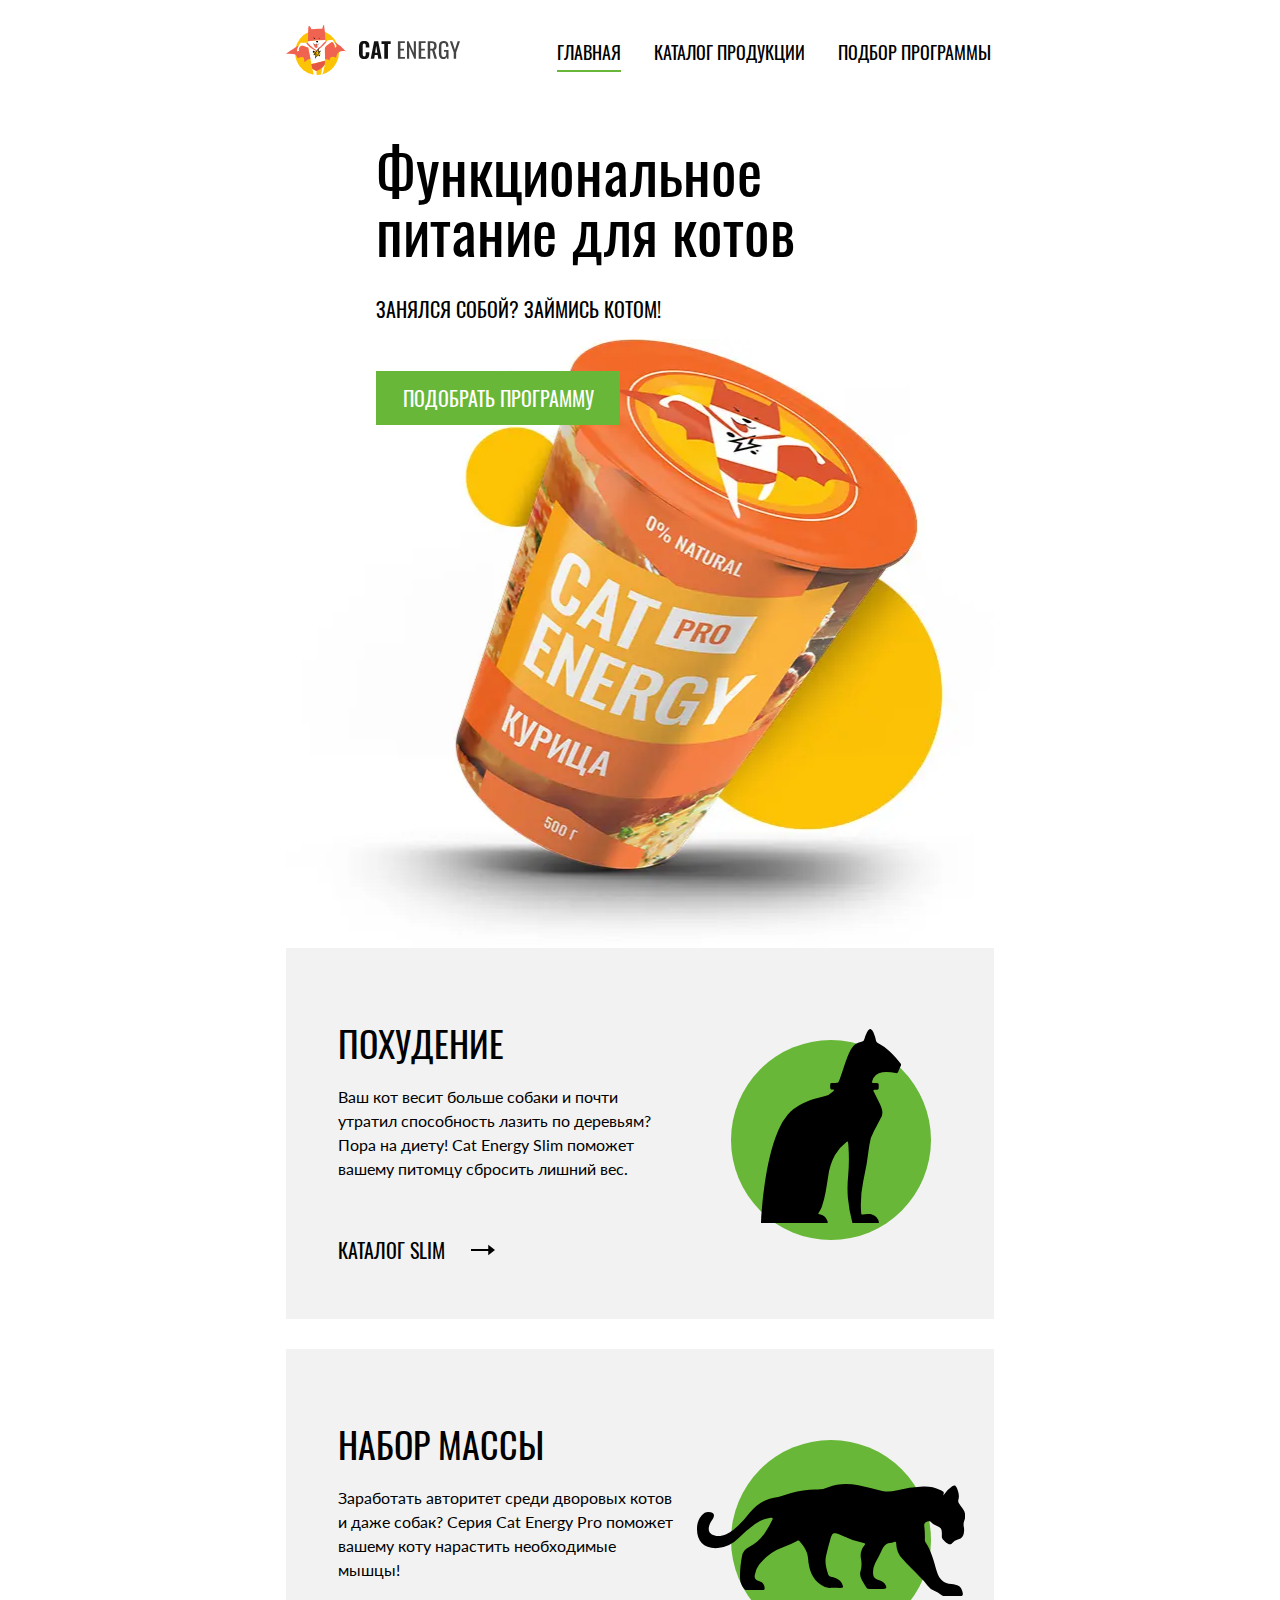
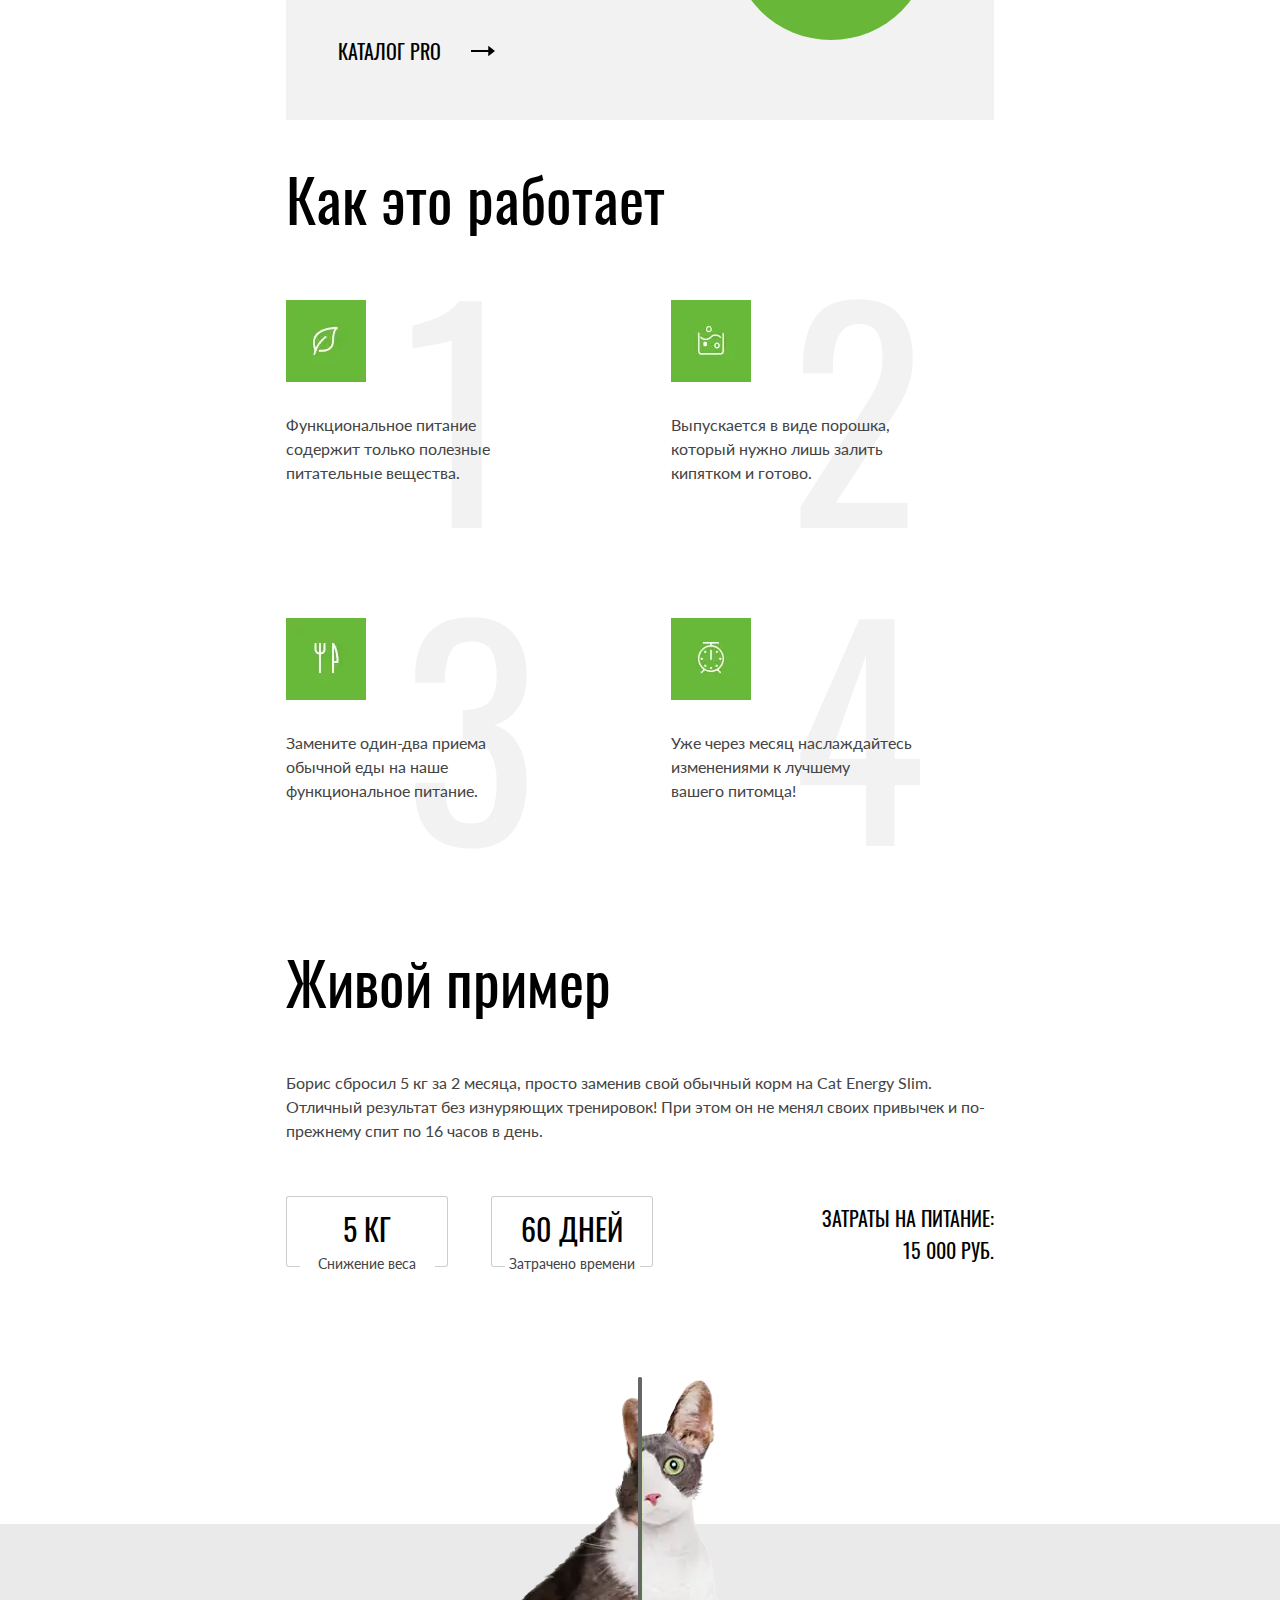
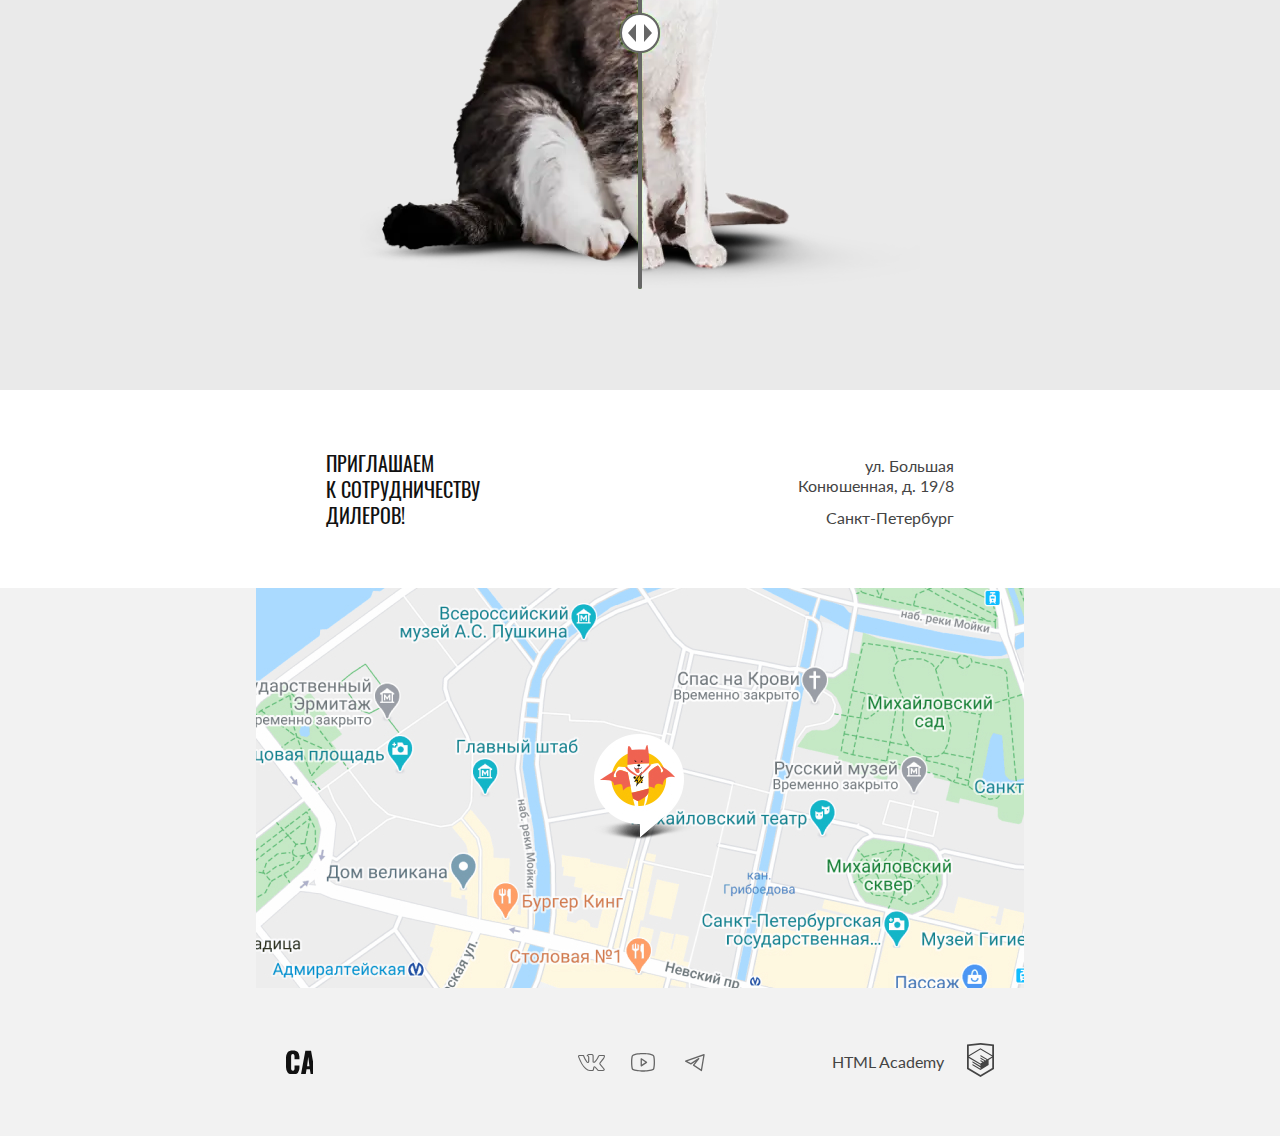
<file: index.html>
<!DOCTYPE html><html class="page" lang="ru"><head><meta charset="UTF-8"><meta name="viewport" content="width=device-width,initial-scale=1"><title>Питание для котов «Cat Energy»</title><link rel="preload" href="/fonts/lato/Lato-Regular.woff2" as="font" crossorigin="anonymous"><link rel="preload" href="/fonts/oswald/oswaldregular.woff2" as="font" crossorigin="anonymous"><link rel="stylesheet" href="css/style.min.css"><link rel="icon" href="./favicon.ico"><link rel="icon" href="./img/favicons/icon.svg" type="image/svg+xml"><link rel="apple-touch-icon" href="./img/favicons/apple.png"><!-- 180×180 --><link rel="manifest" href="manifest.webmanifest"></head><body class="page-body"><header class="main-header"><div class="main-header-position"><div class="main-header__logo-box"><a class="main-header__logo-image" href="#"><picture><source media="(min-width: 1440px)" srcset="./img/svg/logo-desktop.svg"><source media="(min-width: 768px)" srcset="./img/svg/logo-tablet.svg"><img class="main-header__logo-image" src="./img/svg/logo-mobile.svg" width="33" height="38" alt="Логотип сайта о правильном питании для котов."></picture></a><a class="main-header__logo" href="#"><picture><source media="(min-width: 1440px)" srcset="./img/svg/logo-title-desktop.svg"><source media="(min-width: 768px)" srcset="./img/svg/logo-title-tablet.svg"><img class="main-header__logo-title" src="./img/svg/logo-title-mobile.svg" width="101" height="18" alt="Сайт о правильном питании для котов."></picture></a></div><nav class="main-nav main-nav--closed main-nav--nojs"><button class="main-nav__toggle main-nav__toggle--view" type="button"><span class="visually-hidden">Открыть-закрыть меню.</span></button><div class="main-nav__wrapper"><ul class="main-nav__list site-list"><li class="site-list__item site-list__item--theme"><a class="active-first" href="#">Главная</a></li><li class="site-list__item site-list__item--theme"><a href="./catalog.html">Каталог продукции</a></li><li class="site-list__item site-list__item--theme"><a href="./form.html">Подбор программы</a></li></ul></div></nav></div></header><main class="main-container"><section class="hero"><div class="hero__welcome-box"><div class="hero__welcome"><h1 class="hero__title">Функциональное питание&nbsp;для&nbsp;котов</h1><p class="hero__slogan">Занялся собой? Займись котом!</p><div class="link-container"><a class="hero__button button" href="./form.html">Подобрать программу</a></div><div class="hero__image-box"><picture><source type="image/webp" media="(min-width: 1440px)" srcset="img/webp/index-product-desktop.webp, img/webp/index-product-desktop@2x.webp 2x"><source type="image/webp" media="(min-width: 768px)" srcset="img/webp/index-product-tablet.webp, img/webp/index-product-tablet@2x.webp 2x"><source type="image/webp" srcset="img/webp/index-product.webp, img/webp/index-product@2x.webp 2x"><source media="(min-width: 1440px)" srcset="/img/index-product-desktop.png, /img/index-product-desktop@2x.png 2x"><source media="(min-width: 768px)" srcset="/img/index-product-tablet.png, /img/index-product-tablet@2x.png 2x"><img class="hero__image" src="/img/index-product.png" srcset="/img/index-product@2x.png 2x" width="280" height="270" alt="Логотип продукции «Cat Energy»."></picture></div></div></div></section><section class="programm"><h2 class="visually-hidden">Подбор индивидуальной программы для вашего питомца.</h2><div class="programm__variation"><ul class="programm__list"><li class="programm__item programm__item--minus"><h3 class="programm__title">Похудение</h3><p class="programm__description">Ваш кот весит больше собаки и почти утратил способность лазить по деревьям? Пора на диету! Cat Energy Slim поможет вашему питомцу сбросить лишний вес.</p><div class="programm__link-box"><a class="programm__link" href="catalog.html">каталог slim</a></div></li><li class="programm__item programm__item--plus"><h3 class="programm__title">Набор массы</h3><p class="programm__description">Заработать авторитет среди дворовых котов и даже собак? Серия Cat Energy Pro поможет вашему коту нарастить необходимые мышцы!</p><div class="programm__link-box"><a class="programm__link" href="catalog.html">каталог pro</a></div></li></ul></div></section><section class="action"><div class="action__wrapper"><h2 class="action__title">Как это работает</h2><div class="action__container"><ul class="action__list"><li class="action__item"><div class="action__item-image"><picture><source type="image/webp" media="(min-width: 768px)" srcset="img/webp/action-icon-01-tablet.webp, img/webp/action-icon-01-tablet@2x.webp 2x"><source type="image/webp" srcset="img/webp/action-icon-01-mobile.webp, img/webp/action-icon-01-mobile@2x.webp 2x"><source media="(min-width: 768px)" srcset="/img/action-icon-01-tablet.png, /img/action-icon-01-tablet@2x.png 2x"><img class="action__item-image-view" src="/img/action-icon-01-mobile.png" srcset="/img/action-icon-01-mobile@2x.png 2x" width="60" height="60" alt="Полезные вещества."></picture></div><p class="action__item-description">Функциональное питание содержит только полезные питательные вещества.</p></li><li class="action__item"><div class="action__item-image"><picture><source type="image/webp" media="(min-width: 768px)" srcset="img/webp/action-icon-02-tablet.webp, img/webp/action-icon-02-tablet@2x.webp 2x"><source type="image/webp" srcset="img/webp/action-icon-02-mobile.webp, img/webp/action-icon-02-mobile@2x.webp 2x"><source media="(min-width: 768px)" srcset="/img/action-icon-02-tablet.png, /img/action-icon-02-tablet@2x.png 2x"><img class="action__item-image-view" src="/img/action-icon-02-mobile.png" srcset="/img/action-icon-02-mobile@2x.png 2x" width="60" height="60" alt="Вид выпуска."></picture></div><p class="action__item-description">Выпускается в виде порошка, который нужно лишь залить кипятком и готово.</p></li><li class="action__item"><div class="action__item-image"><picture><source type="image/webp" media="(min-width: 768px)" srcset="img/webp/action-icon-03-tablet.webp, img/webp/action-icon-03-tablet@2x.webp 2x"><source type="image/webp" srcset="img/webp/action-icon-03-mobile.webp, img/webp/action-icon-03-mobile@2x.webp 2x"><source media="(min-width: 768px)" srcset="/img/action-icon-03-tablet.png, /img/action-icon-03-tablet@2x.png 2x"><img class="action__item-image-view" src="/img/action-icon-03-mobile.png" srcset="/img/action-icon-03-mobile@2x.png 2x" width="60" height="60" alt="Частота приема."></picture></div><p class="action__item-description">Замените один-два приема обычной еды на наше функциональное питание.</p></li><li class="action__item"><div class="action__item-image"><picture><source type="image/webp" media="(min-width: 768px)" srcset="img/webp/action-icon-04-tablet.webp, img/webp/action-icon-04-tablet@2x.webp 2x"><source type="image/webp" srcset="img/webp/action-icon-04-mobile.webp, img/webp/action-icon-04-mobile@2x.webp 2x"><source media="(min-width: 768px)" srcset="/img/action-icon-04-tablet.png, /img/action-icon-04-tablet@2x.png 2x"><img class="action__item-image-view" src="/img/action-icon-04-mobile.png" srcset="/img/action-icon-04-mobile@2x.png 2x" width="60" height="60" alt="Достижение результата."></picture></div><p class="action__item-description">Уже через месяц наслаждайтесь изменениями к лучшему вашего&#160;питомца!</p></li></ul></div></div></section><section class="promo"><div class="promo-container"><h2 class="promo__title">Живой пример</h2><p class="promo__description">Борис сбросил 5 кг за 2 месяца, просто заменив свой обычный корм на Cat Energy Slim. Отличный результат без&#160;изнуряющих тренировок! При этом он не менял своих привычек и по-прежнему спит по 16 часов в день.</p><div class="promo__stats-box"><div class="promo__stats"><dl class="promo__parametr"><dt class="promo__progress">5 кг</dt><dd class="promo__level">Снижение веса</dd></dl></div><div class="promo__stats"><dl class="promo__parametr"><dt class="promo__progress">60 дней</dt><dd class="promo__level">Затрачено времени</dd></dl></div></div><div class="promo__price"><div>Затраты на питание:</div><div>15 000 Руб.</div></div><div class="promo__slider"><picture><source type="image/webp" media="(min-width: 768px)" srcset="img/webp/promo-slider-tablet.webp, img/webp/promo-slider-tablet@2x.webp 2x"><source type="image/webp" srcset="img/webp/promo-slider-mobile.webp, img/webp/promo-slider-mobile@2x.webp 2x"><source media="(min-width: 768px)" srcset="/img/promo-slider-tablet.png, /img/promo-slider-tablet@2x.png 2x"><img class="promo-foto" src="/img/promo-slider-mobile.png" srcset="/img/promo-slider-mobile@2x.png 2x" width="280" height="256" alt="Результат правильного питания котов."></picture><a class="promo__link" href="#"><picture><source media="(min-width: 768px)" srcset="./img/svg/curtain-tablet.svg"><img aria-label="Слайдер" class="promo__link" src="./img/svg/curtain.svg" width="40" height="256" alt="Результат правильного питания котов."></picture></a></div></div></section></main><footer class="main-footer"><section class="main-footer__contacts"><h2 class="visually-hidden">Наш адрес.</h2><div class="main-footer__wrapper"><div class="main-footer__title-box"><h3 class="main-footer__title">Приглашаем к&nbsp;сотрудничеству дилеров!</h3></div><div class="main-footer__description-box"><p class="main-footer__description">ул. Большая Конюшенная, д. 19/8</p><p class="main-footer__description">Санкт-Петербург</p></div></div><div class="main-footer__map"><h2 class="visually-hidden">Мы на карте города.</h2><iframe src="https://www.google.com/maps/embed?pb=!1m18!1m12!1m3!1d1998.6037999040354!2d30.322010416394033!3d59.938716271971415!2m3!1f0!2f0!3f0!3m2!1i1024!2i768!4f13.1!3m3!1m2!1s0x4696310fca5ba729%3A0xea9c53d4493c879f!2sBolshaya+Konyushennaya+ul.%2C+19%2C+Sankt-Peterburg%2C+Russia%2C+191186!5e0!3m2!1sen!2s!4v1441888483426" allowfullscreen title="Офис компании по адресу набережная реки Карповки, 5, литера П, Санкт-Петербург"></iframe></div></section><section class="main-footer__social"><h2 class="visually-hidden">Мы в социальных сетях.</h2><div class="main-footer__social-box"><a class="main-footer__social-box-link" href="#"><svg width="128" height="24"><use href="./img/sprite.svg#logo-title"></use></svg> <span class="visually-hidden">Сайт о правильном питании для котов.</span></a><ul class="main-footer__list"><li class="main-footer__item"><a class="main-footer__item-link" href="https://vk.com/htmlacademy"><svg width="28" height="22"><use href="./img/sprite.svg#vkontakte"></use></svg> <span class="visually-hidden">Мы в Вконтакте.</span></a></li><li class="main-footer__item"><a class="main-footer__item-link" href="https://www.youtube.com/user/htmlacademyru"><svg width="28" height="22"><use href="./img/sprite.svg#youtube"></use></svg> <span class="visually-hidden">Мы в Ютубе.</span></a></li><li class="main-footer__item"><a class="main-footer__item-link" href="https://t.me/htmlacademy"><svg width="28" height="22"><use href="./img/sprite.svg#telegram"></use></svg> <span class="visually-hidden">Мы в Телеграме.</span></a></li></ul><div class="main-footer__copyright"><a class="main-footer__copyright-link" href="https://htmlacademy.ru/intensive/adaptive">HTML Academy </a><a class="main-footer__item-link" href="https://htmlacademy.ru/intensive/adaptive"><svg width="27" height="34"><use href="./img/sprite.svg#academy-html"></use></svg> <span class="visually-hidden">Сайт HTML Academy.</span></a></div></div></section></footer><script src="./js/script.js"></script></body></html>
</file>
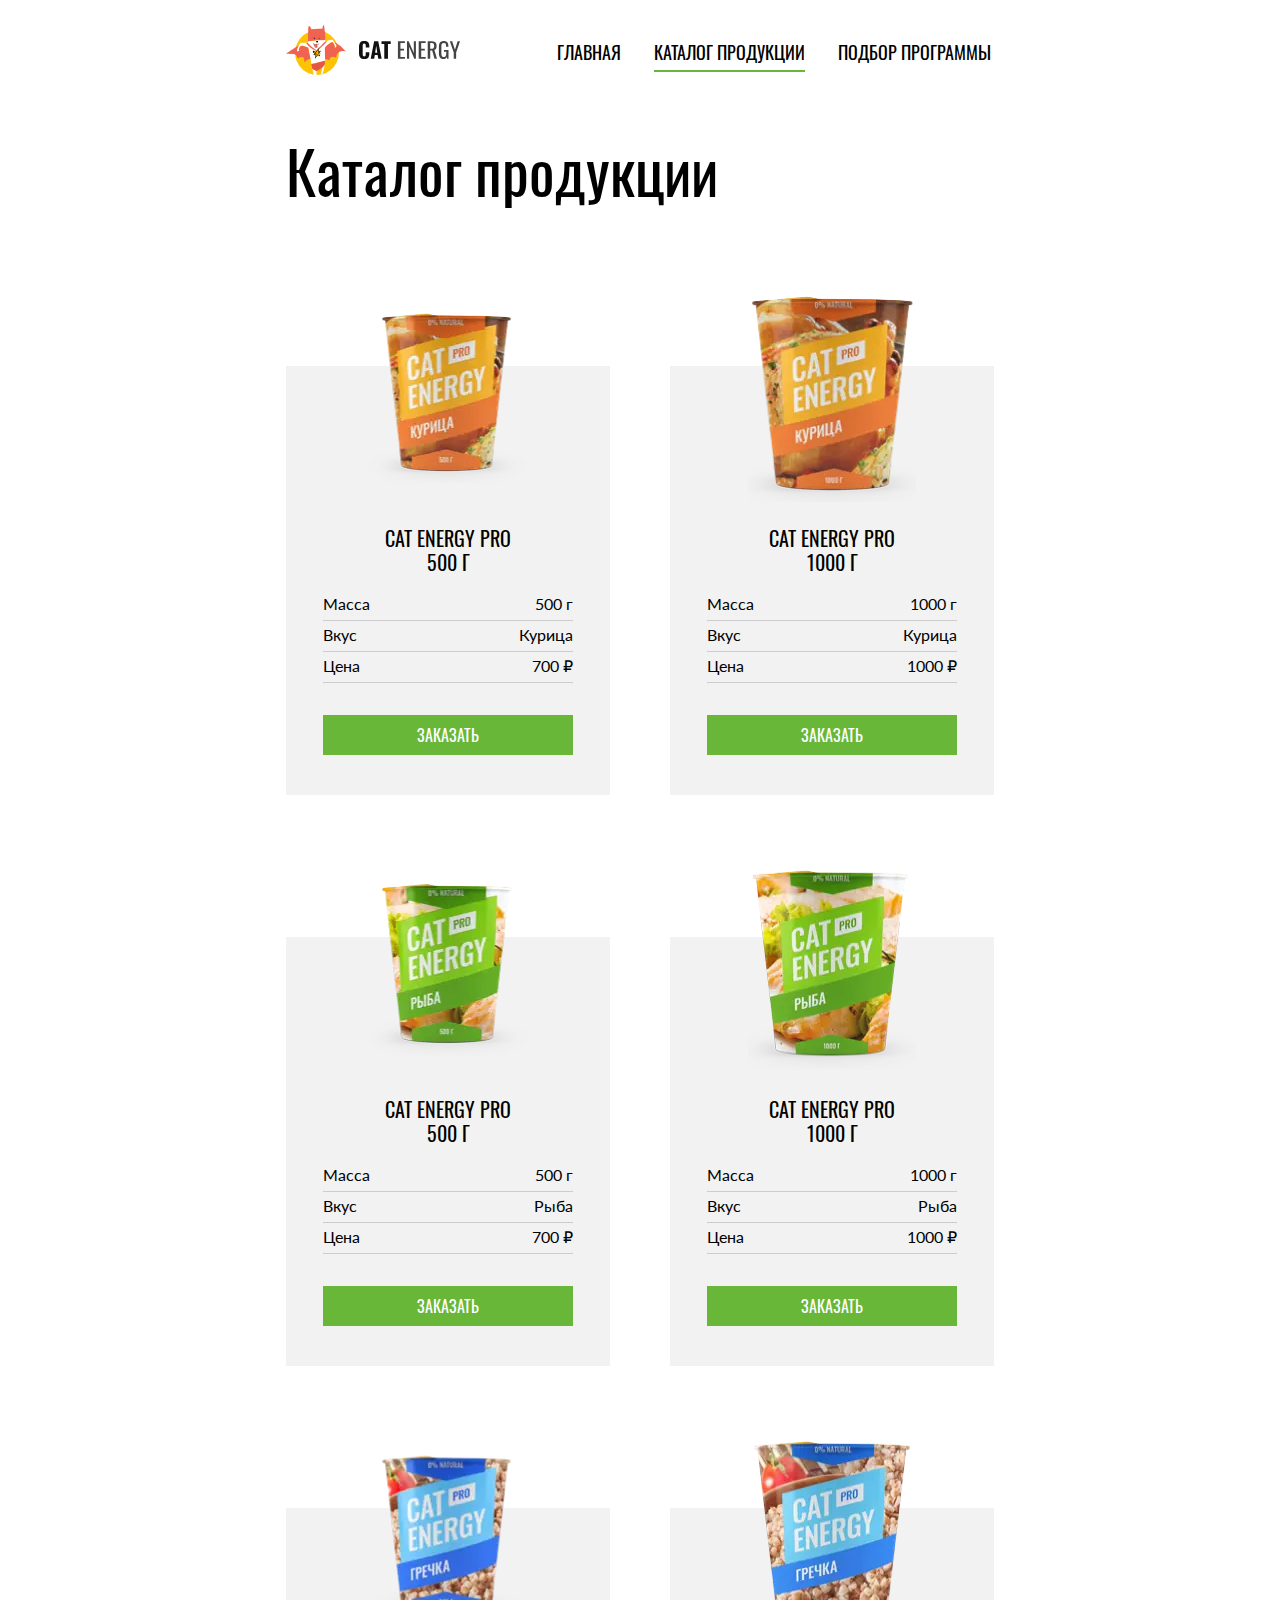
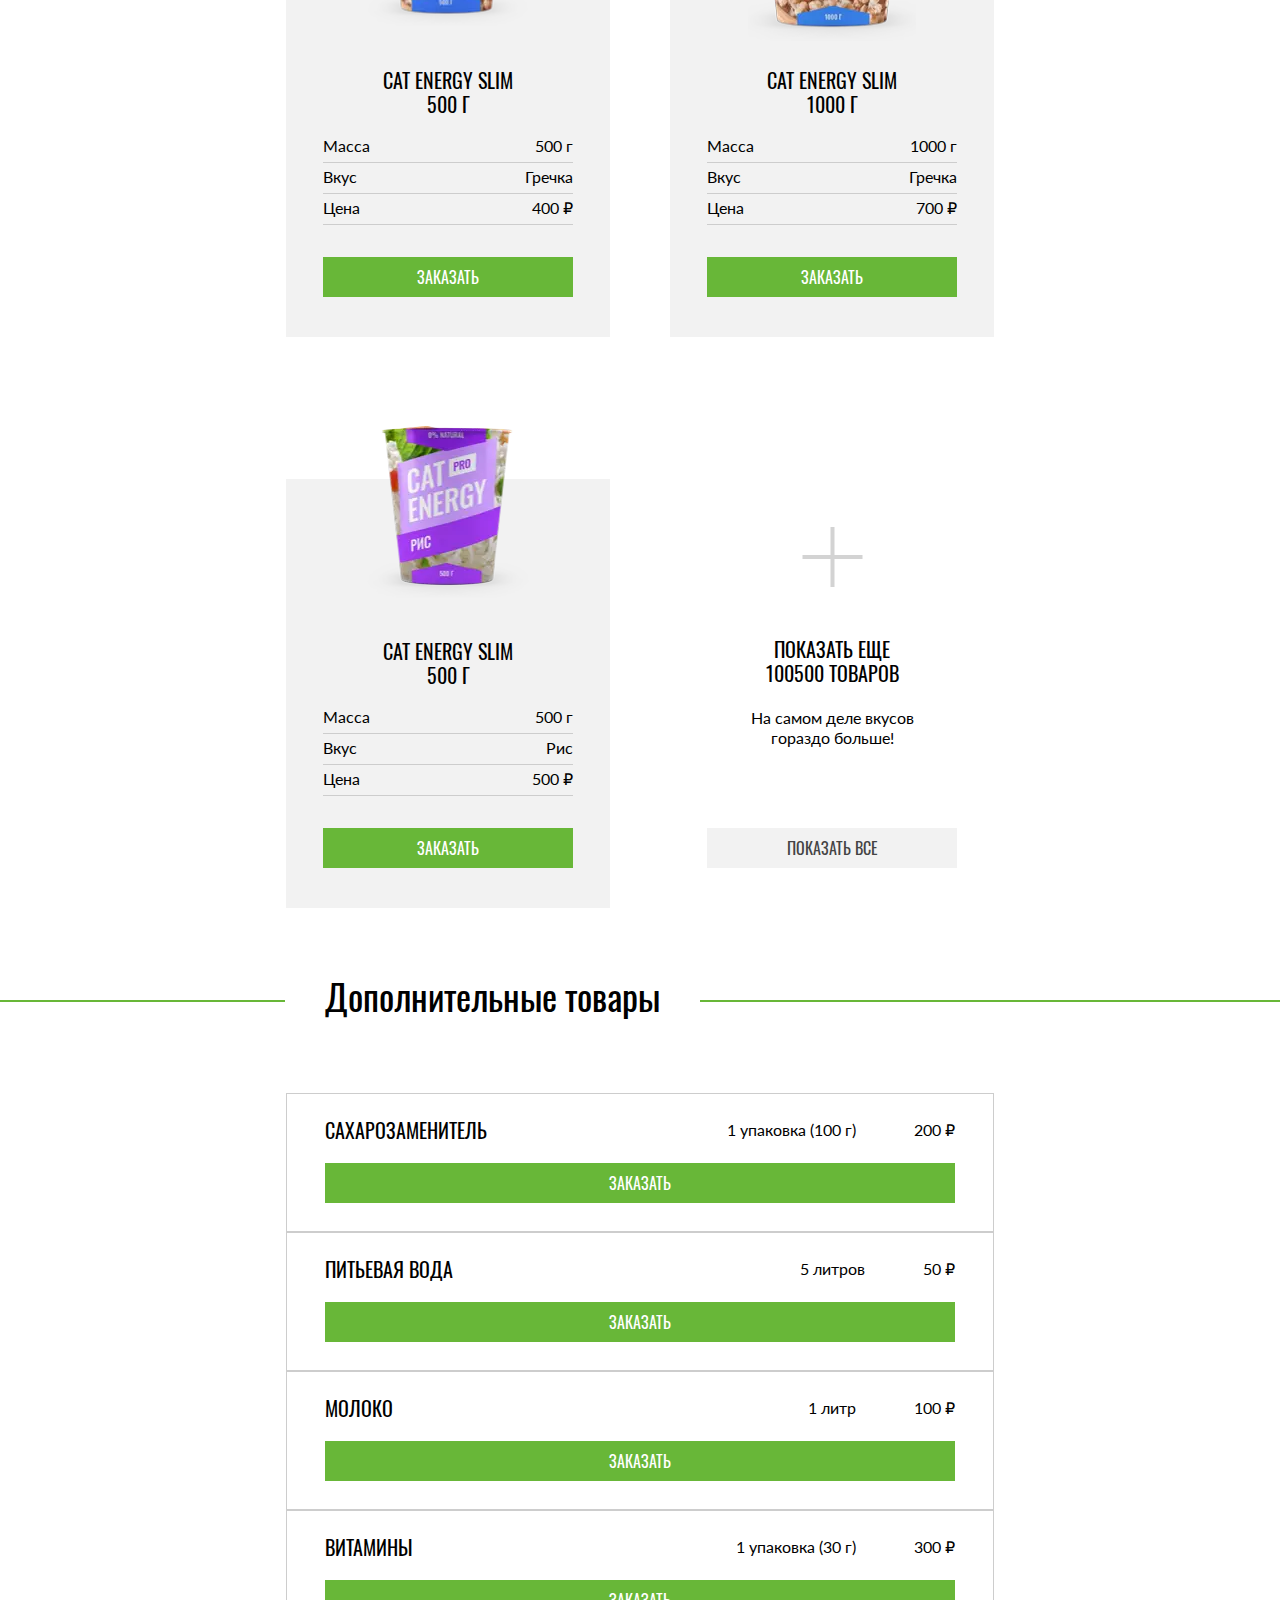
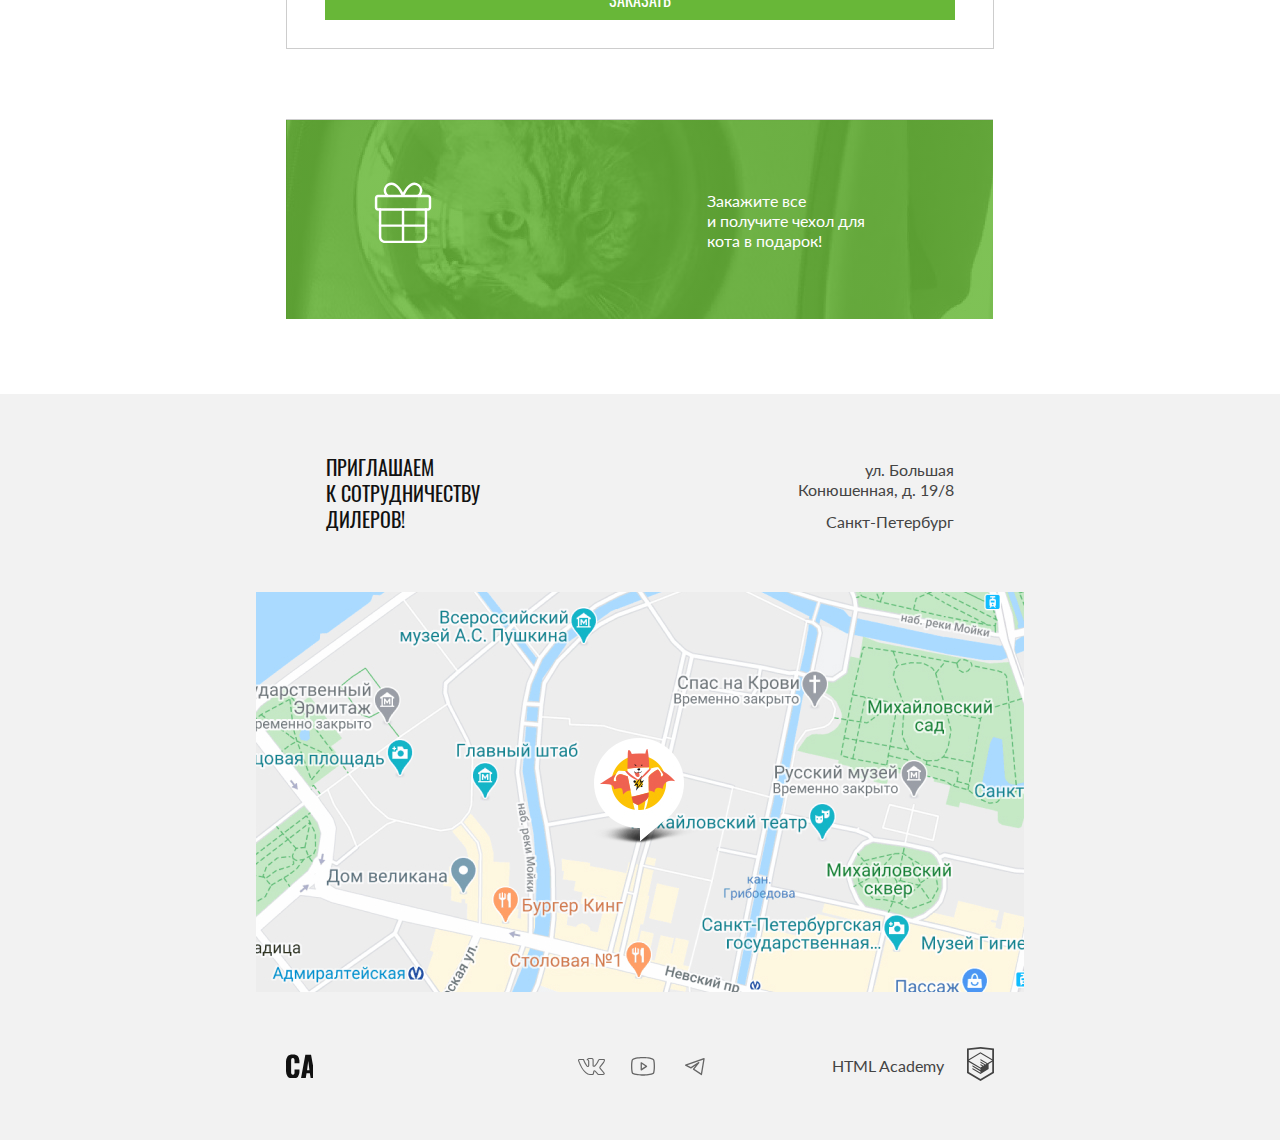
<file: catalog.html>
<!DOCTYPE html><html class="page" lang="ru"><head><meta charset="UTF-8"><meta name="viewport" content="width=device-width,initial-scale=1"><title>Питание для котов «Cat Energy»</title><link rel="preload" href="/fonts/lato/Lato-Regular.woff2" as="font" crossorigin="anonymous"><link rel="preload" href="/fonts/oswald/oswaldregular.woff2" as="font" crossorigin="anonymous"><link rel="stylesheet" href="css/style.min.css"><link rel="icon" href="./favicon.ico"><link rel="icon" href="./img/favicons/icon.svg" type="image/svg+xml"><link rel="apple-touch-icon" href="./img/favicons/apple.png"><!-- 180×180 --><link rel="manifest" href="manifest.webmanifest"></head><body class="page-body page-body--second"><header class="main-header"><div class="main-header-position"><div class="main-header__logo-box"><a class="main-header__logo-image" href="index.html"><picture><source media="(min-width: 1440px)" srcset="./img/svg/logo-desktop.svg"><source media="(min-width: 768px)" srcset="./img/svg/logo-tablet.svg"><img class="main-header__logo-image" src="./img/svg/logo-mobile.svg" width="33" height="38" alt="Логотип сайта о правильном питании для котов."></picture></a><a class="main-header__logo" href="index.html"><picture><source media="(min-width: 1440px)" srcset="./img/svg/logo-title-desktop.svg"><source media="(min-width: 768px)" srcset="./img/svg/logo-title-tablet.svg"><img class="main-header__logo-title" src="./img/svg/logo-title-mobile.svg" width="101" height="18" alt="Сайт о правильном питании для котов."></picture></a><span class="visually-hidden">Кнопка меню.</span></div><nav class="main-nav main-nav--closed main-nav--nojs"><button class="main-nav__toggle" type="button"><span class="visually-hidden">Открыть-закрыть меню.</span></button><div class="main-nav__wrapper"><ul class="main-nav__list site-list"><li class="site-list__item"><a href="./index.html">Главная</a></li><li class="site-list__item active-2"><a class="active-second" href="#">Каталог продукции</a></li><li class="site-list__item"><a href="./form.html">Подбор программы</a></li></ul></div></nav></div></header><main class="catalog-container"><section class="catalog-main-products"><h1 class="catalog-main-products__title">Каталог продукции</h1><ul class="catalog-main-products__cards"><li class="catalog-main-products__card"><ul class="catalog-main-products__list"><li class="catalog-main-products__item"><picture><source type="image/webp" media="(min-width: 768px)" srcset="img/webp/catalog-product-pro500-chiсken.webp, img/webp/catalog-product-pro500-chiсken@2x.webp 2x"><source type="image/webp" srcset="img/webp/catalog-product-pro500-chiсken-mobile.webp, img/webp/catalog-product-pro500-chiсken-mobile@2x.webp 2x"><source media="(min-width: 768px)" srcset="/img/catalog-product-pro500-chiсken.png, /img/catalog-product-pro500-chiсken@2x.png 2x"><img class="product-img" src="/img/catalog-product-pro500-chiсken-mobile.png" srcset="/img/catalog-product-pro500-chiсken-mobile@2x.png 2x" width="140" height="107" alt="Cat Energy Pro 500 г."></picture></li><li class="catalog-main-products__item-property"><div class="catalog-main-products__item-name"><p class="product-name">Cat Energy Pro 500 г</p></div><div class="catalog-main-products__item-structure"><dl class="product-structure"><div class="product-description"><dt class="product-parametr">Масса</dt><dd class="product-value">500 г</dd></div><div class="product-description"><dt class="product-parametr">Вкус</dt><dd class="product-value">Курица</dd></div><div class="product-description"><dt class="product-parametr">Цена</dt><dd class="product-value">700 &#8381;</dd></div></dl></div></li></ul><button aria-label="Заказать товар." class="product-button button" type="button">Заказать</button></li><li class="catalog-main-products__card"><ul class="catalog-main-products__list"><li class="catalog-main-products__item"><picture><source type="image/webp" media="(min-width: 768px)" srcset="img/webp/catalog-product-pro1000-chiсken.webp, img/webp/catalog-product-pro1000-chiсken@2x.webp 2x"><source type="image/webp" srcset="img/webp/catalog-product-pro1000-chiсken-mobile.webp, img/webp/catalog-product-pro1000-chiсken-mobile@2x.webp 2x"><source media="(min-width: 768px)" srcset="/img/catalog-product-pro1000-chiсken.png, /img/catalog-product-pro1000-chiсken@2x.png 2x"><img class="product-img" src="/img/catalog-product-pro1000-chiсken-mobile.png" srcset="/img/catalog-product-pro1000-chiсken-mobile@2x.png 2x" width="140" height="107" alt="Cat Energy Pro 1000 г."></picture></li><li class="catalog-main-products__item-property"><div class="catalog-main-products__item-name"><p class="product-name">Cat Energy Pro 1000 г</p></div><div class="catalog-main-products__item-structure"><dl class="product-structure"><div class="product-description"><dt class="product-parametr">Масса</dt><dd class="product-value">1000 г</dd></div><div class="product-description"><dt class="product-parametr">Вкус</dt><dd class="product-value">Курица</dd></div><div class="product-description"><dt class="product-parametr">Цена</dt><dd class="product-value">1000 &#8381;</dd></div></dl></div></li></ul><button aria-label="Заказать товар." class="product-button button" type="button">Заказать</button></li><li class="catalog-main-products__card"><ul class="catalog-main-products__list"><li class="catalog-main-products__item"><picture><source type="image/webp" media="(min-width: 768px)" srcset="img/webp/catalog-product-pro500-fish.webp, img/webp/catalog-product-pro500-fish@2x.webp 2x"><source type="image/webp" srcset="img/webp/catalog-product-pro500-fish-mobile.webp, img/webp/catalog-product-pro500-fish-mobile@2x.webp 2x"><source media="(min-width: 768px)" srcset="/img/catalog-product-pro500-fish.png, /img/catalog-product-pro500-fish@2x.png 2x"><img class="product-img" src="/img/catalog-product-pro500-fish-mobile.png" srcset="/img/catalog-product-pro500-fish-mobile@2x.png 2x" width="140" height="107" alt="Cat Energy Pro 500 г."></picture></li><li class="catalog-main-products__item-property"><div class="catalog-main-products__item-name"><p class="product-name">Cat Energy Pro 500 г</p></div><div class="catalog-main-products__item-structure"><dl class="product-structure"><div class="product-description"><dt class="product-parametr">Масса</dt><dd class="product-value">500 г</dd></div><div class="product-description"><dt class="product-parametr">Вкус</dt><dd class="product-value">Рыба</dd></div><div class="product-description"><dt class="product-parametr">Цена</dt><dd class="product-value">700 &#8381;</dd></div></dl></div></li></ul><button aria-label="Заказать товар." class="product-button button" type="button">Заказать</button></li><li class="catalog-main-products__card"><ul class="catalog-main-products__list"><li class="catalog-main-products__item"><picture><source type="image/webp" media="(min-width: 768px)" srcset="img/webp/catalog-product-pro1000-fish.webp, img/webp/catalog-product-pro1000-fish@2x.webp 2x"><source type="image/webp" srcset="img/webp/catalog-product-pro1000-fish-mobile.webp, img/webp/catalog-product-pro1000-fish-mobile@2x.webp 2x"><source media="(min-width: 768px)" srcset="/img/catalog-product-pro1000-fish.png, /img/catalog-product-pro1000-fish@2x.png 2x"><img class="product-img" src="/img/catalog-product-pro1000-fish-mobile.png" srcset="/img/catalog-product-pro1000-fish-mobile@2x.png 2x" width="140" height="107" alt="Cat Energy Pro 1000 г."></picture></li><li class="catalog-main-products__item-property"><div class="catalog-main-products__item-name"><p class="product-name">Cat Energy Pro 1000 г</p></div><div class="catalog-main-products__item-structure"><dl class="product-structure"><div class="product-description"><dt class="product-parametr">Масса</dt><dd class="product-value">1000 г</dd></div><div class="product-description"><dt class="product-parametr">Вкус</dt><dd class="product-value">Рыба</dd></div><div class="product-description"><dt class="product-parametr">Цена</dt><dd class="product-value">1000 &#8381;</dd></div></dl></div></li></ul><button aria-label="Заказать товар." class="product-button button" type="button">Заказать</button></li><li class="catalog-main-products__card"><ul class="catalog-main-products__list"><li class="catalog-main-products__item"><picture><source type="image/webp" media="(min-width: 768px)" srcset="img/webp/catalog-product-slim500-buckwheat.webp, img/webp/catalog-product-slim500-buckwheat@2x.webp 2x"><source type="image/webp" srcset="img/webp/catalog-product-slim500-buckwheat-mobile.webp, img/webp/catalog-product-slim500-buckwheat-mobile@2x.webp 2x"><source media="(min-width: 768px)" srcset="/img/catalog-product-slim500-buckwheat.png, /img/catalog-product-slim500-buckwheat@2x.png 2x"><img class="product-img" src="/img/catalog-product-slim500-buckwheat-mobile.png" srcset="/img/catalog-product-slim500-buckwheat-mobile@2x.png 2x" width="140" height="107" alt="Cat Energy Slim 500 г."></picture></li><li class="catalog-main-products__item-property"><div class="catalog-main-products__item-name"><p class="product-name">Cat Energy Slim 500 г</p></div><div class="catalog-main-products__item-structure"><dl class="product-structure"><div class="product-description"><dt class="product-parametr">Масса</dt><dd class="product-value">500 г</dd></div><div class="product-description"><dt class="product-parametr">Вкус</dt><dd class="product-value">Гречка</dd></div><div class="product-description"><dt class="product-parametr">Цена</dt><dd class="product-value">400 &#8381;</dd></div></dl></div></li></ul><button aria-label="Заказать товар." class="product-button button" type="button">Заказать</button></li><li class="catalog-main-products__card"><ul class="catalog-main-products__list"><li class="catalog-main-products__item"><picture><source type="image/webp" media="(min-width: 768px)" srcset="img/webp/catalog-product-slim1000-buckwheat.webp, img/webp/catalog-product-slim1000-buckwheat@2x.webp 2x"><source type="image/webp" srcset="img/webp/catalog-product-slim1000-buckwheat-mobile.webp, img/webp/catalog-product-slim1000-buckwheat-mobile@2x.webp 2x"><source media="(min-width: 768px)" srcset="/img/catalog-product-slim1000-buckwheat.png, /img/catalog-product-slim1000-buckwheat@2x.png 2x"><img class="product-img" src="/img/catalog-product-slim1000-buckwheat-mobile.png" srcset="/img/catalog-product-slim1000-buckwheat-mobile@2x.png 2x" width="140" height="107" alt="Cat Energy Slim 1000 г."></picture></li><li class="catalog-main-products__item-property"><div class="catalog-main-products__item-name"><p class="product-name">Cat Energy Slim 1000 г</p></div><div class="catalog-main-products__item-structure"><dl class="product-structure"><div class="product-description"><dt class="product-parametr">Масса</dt><dd class="product-value">1000 г</dd></div><div class="product-description"><dt class="product-parametr">Вкус</dt><dd class="product-value">Гречка</dd></div><div class="product-description"><dt class="product-parametr">Цена</dt><dd class="product-value">700 &#8381;</dd></div></dl></div></li></ul><button aria-label="Заказать товар." class="product-button button" type="button">Заказать</button></li><li class="catalog-main-products__card"><ul class="catalog-main-products__list"><li class="catalog-main-products__item"><picture><source type="image/webp" media="(min-width: 768px)" srcset="img/webp/catalog-product-slim500-rice.webp, img/webp/catalog-product-slim500-rice@2x.webp 2x"><source type="image/webp" srcset="img/webp/catalog-product-slim500-rice-mobile.webp, img/webp/catalog-product-slim500-rice-mobile@2x.webp 2x"><source media="(min-width: 768px)" srcset="/img/catalog-product-slim500-rice.png, /img/catalog-product-slim500-rice@2x.png 2x"><img class="product-img" src="/img/catalog-product-slim500-rice-mobile.png" srcset="/img/catalog-product-slim500-rice-mobile@2x.png 2x" width="140" height="107" alt="Cat Energy Slim 500 г."></picture></li><li class="catalog-main-products__item-property"><div class="catalog-main-products__item-name"><p class="product-name">Cat Energy Slim 500 г</p></div><div class="catalog-main-products__item-structure"><dl class="product-structure"><div class="product-description"><dt class="product-parametr">Масса</dt><dd class="product-value">500 г</dd></div><div class="product-description"><dt class="product-parametr">Вкус</dt><dd class="product-value">Рис</dd></div><div class="product-description"><dt class="product-parametr">Цена</dt><dd class="product-value">500 &#8381;</dd></div></dl></div></li></ul><button aria-label="Заказать товар." class="product-button button" type="button">Заказать</button></li><li class="catalog-main-products__card catalog-main-products__card--second"><ul class="catalog-main-products__list catalog-main-products__list--second"><li class="catalog-main-products__item-image catalog-main-products__item-image--second"><svg width="30" height="30" viewBox="0 0 30 30" fill="none" xmlns="http://www.w3.org/2000/svg"><line x1="15" x2="15" y2="30" stroke="#D3D3D3" stroke-width="2"/><line x1="30" y1="15" y2="15" stroke="#D3D3D3" stroke-width="2"/></svg></li><li class="catalog-main-products__item-property catalog-main-products__item-property--second"><div class="catalog-main-products__item-name catalog-main-products__item-name--second"><p class="product-name product-name--second">Показать еще 100500 товаров</p></div><div class="catalog-main-products__item-structure catalog-main-products__item-structure--second"><p class="product-parametr">На самом деле вкусов гораздо больше!</p></div></li></ul><button aria-label="Заказать товар." class="product-button button button--second" type="button">Показать все</button></li></ul></section><section class="catalog-add-products"><div class="catalog-add-products__title-wrapper"><h2 class="catalog-add-products__title">Дополнительные товары</h2></div><div class="catalog-add-products__card-container"><ul class="catalog-add-products__card-box"><li class="catalog-add-products__card"><ul class="catalog-add-products__list"><li class="catalog-add-products__item add-product"><p class="add-product__name">Сахарозаменитель</p><dl class="add-product__structure"><div class="add-product__description"><dt class="add-product__parametr">1 упаковка (100 г)</dt><dd class="add-product__value">200 &#8381;</dd></div></dl></li></ul><div><button aria-label="Заказать товар." class="catalog-add-products__card-button button" type="button">Заказать</button></div></li><li class="catalog-add-products__card"><ul class="catalog-add-products__list"><li class="catalog-add-products__item add-product"><p class="add-product__name">Питьевая вода</p><dl class="add-product__structure"><div class="add-product__description"><dt class="add-product__parametr">5 литров</dt><dd class="add-product__value">50 &#8381;</dd></div></dl></li></ul><div><button aria-label="Заказать товар." class="catalog-add-products__card-button button" type="button">Заказать</button></div></li><li class="catalog-add-products__card"><ul class="catalog-add-products__list"><li class="catalog-add-products__item add-product"><p class="add-product__name">Молоко</p><dl class="add-product__structure"><div class="add-product__description"><dt class="add-product__parametr">1 литр</dt><dd class="add-product__value">100 &#8381;</dd></div></dl></li></ul><div><button aria-label="Заказать товар." class="catalog-add-products__card-button button" type="button">Заказать</button></div></li><li class="catalog-add-products__card"><ul class="catalog-add-products__list"><li class="catalog-add-products__item add-product"><p class="add-product__name">Витамины</p><dl class="add-product__structure"><div class="add-product__description"><dt class="add-product__parametr">1 упаковка (30 г)</dt><dd class="add-product__value">300 &#8381;</dd></div></dl></li></ul><div><button aria-label="Заказать товар." class="catalog-add-products__card-button button" type="button">Заказать</button></div></li></ul><div class="catalog-add-products__bonus bonus-card"><div class="bonus-card__box"><div class="bonus-card__image"><svg width="78" height="81"><use href="./img/sprite.svg#bonus"></use></svg></div><p class="bonus-card__description">Закажите все<br>и получите чехол для кота в подарок!</p></div></div></div></section></main><footer class="main-footer"><section class="main-footer__contacts main-footer__contacts--second"><h2 class="visually-hidden">Наш адрес.</h2><div class="main-footer__wrapper main-footer__wrapper--second"><div class="main-footer__title-box"><h3 class="main-footer__title">Приглашаем к&nbsp;сотрудничеству дилеров!</h3></div><div class="main-footer__description-box"><p class="main-footer__description">ул. Большая Конюшенная, д. 19/8</p><p class="main-footer__description">Санкт-Петербург</p></div></div><div class="main-footer__map"><h2 class="visually-hidden">Мы на карте города.</h2><iframe src="https://www.google.com/maps/embed?pb=!1m18!1m12!1m3!1d1998.6037999040354!2d30.322010416394033!3d59.938716271971415!2m3!1f0!2f0!3f0!3m2!1i1024!2i768!4f13.1!3m3!1m2!1s0x4696310fca5ba729%3A0xea9c53d4493c879f!2sBolshaya+Konyushennaya+ul.%2C+19%2C+Sankt-Peterburg%2C+Russia%2C+191186!5e0!3m2!1sen!2s!4v1441888483426" allowfullscreen title="Офис компании по адресу набережная реки Карповки, 5, литера П, Санкт-Петербург"></iframe></div></section><section class="main-footer__social"><h2 class="visually-hidden">Мы в социальных сетях.</h2><div class="main-footer__social-box"><a class="main-footer__social-box-link" href="index.html"><svg width="128" height="24"><use href="./img/sprite.svg#logo-title"></use></svg> <span class="visually-hidden">Сайт о правильном питании для котов.</span></a><ul class="main-footer__list"><li class="main-footer__item"><a class="main-footer__item-link" href="https://vk.com/htmlacademy"><svg width="28" height="22"><use href="./img/sprite.svg#vkontakte"></use></svg> <span class="visually-hidden">Мы в Вконтакте.</span></a></li><li class="main-footer__item"><a class="main-footer__item-link" href="https://www.youtube.com/user/htmlacademyru"><svg width="28" height="22"><use href="./img/sprite.svg#youtube"></use></svg> <span class="visually-hidden">Мы в Ютубе.</span></a></li><li class="main-footer__item"><a class="main-footer__item-link" href="https://t.me/htmlacademy"><svg width="28" height="22"><use href="./img/sprite.svg#telegram"></use></svg> <span class="visually-hidden">Мы в Телеграме.</span></a></li></ul><div class="main-footer__copyright"><a class="main-footer__copyright-link" href="https://htmlacademy.ru/intensive/adaptive">HTML Academy </a><a class="main-footer__item-link" href="https://htmlacademy.ru/intensive/adaptive"><svg width="27" height="34"><use href="./img/sprite.svg#academy-html"></use></svg> <span class="visually-hidden">Сайт HTML Academy.</span></a></div></div></section></footer><script src="./js/script.js"></script></body></html>
</file>
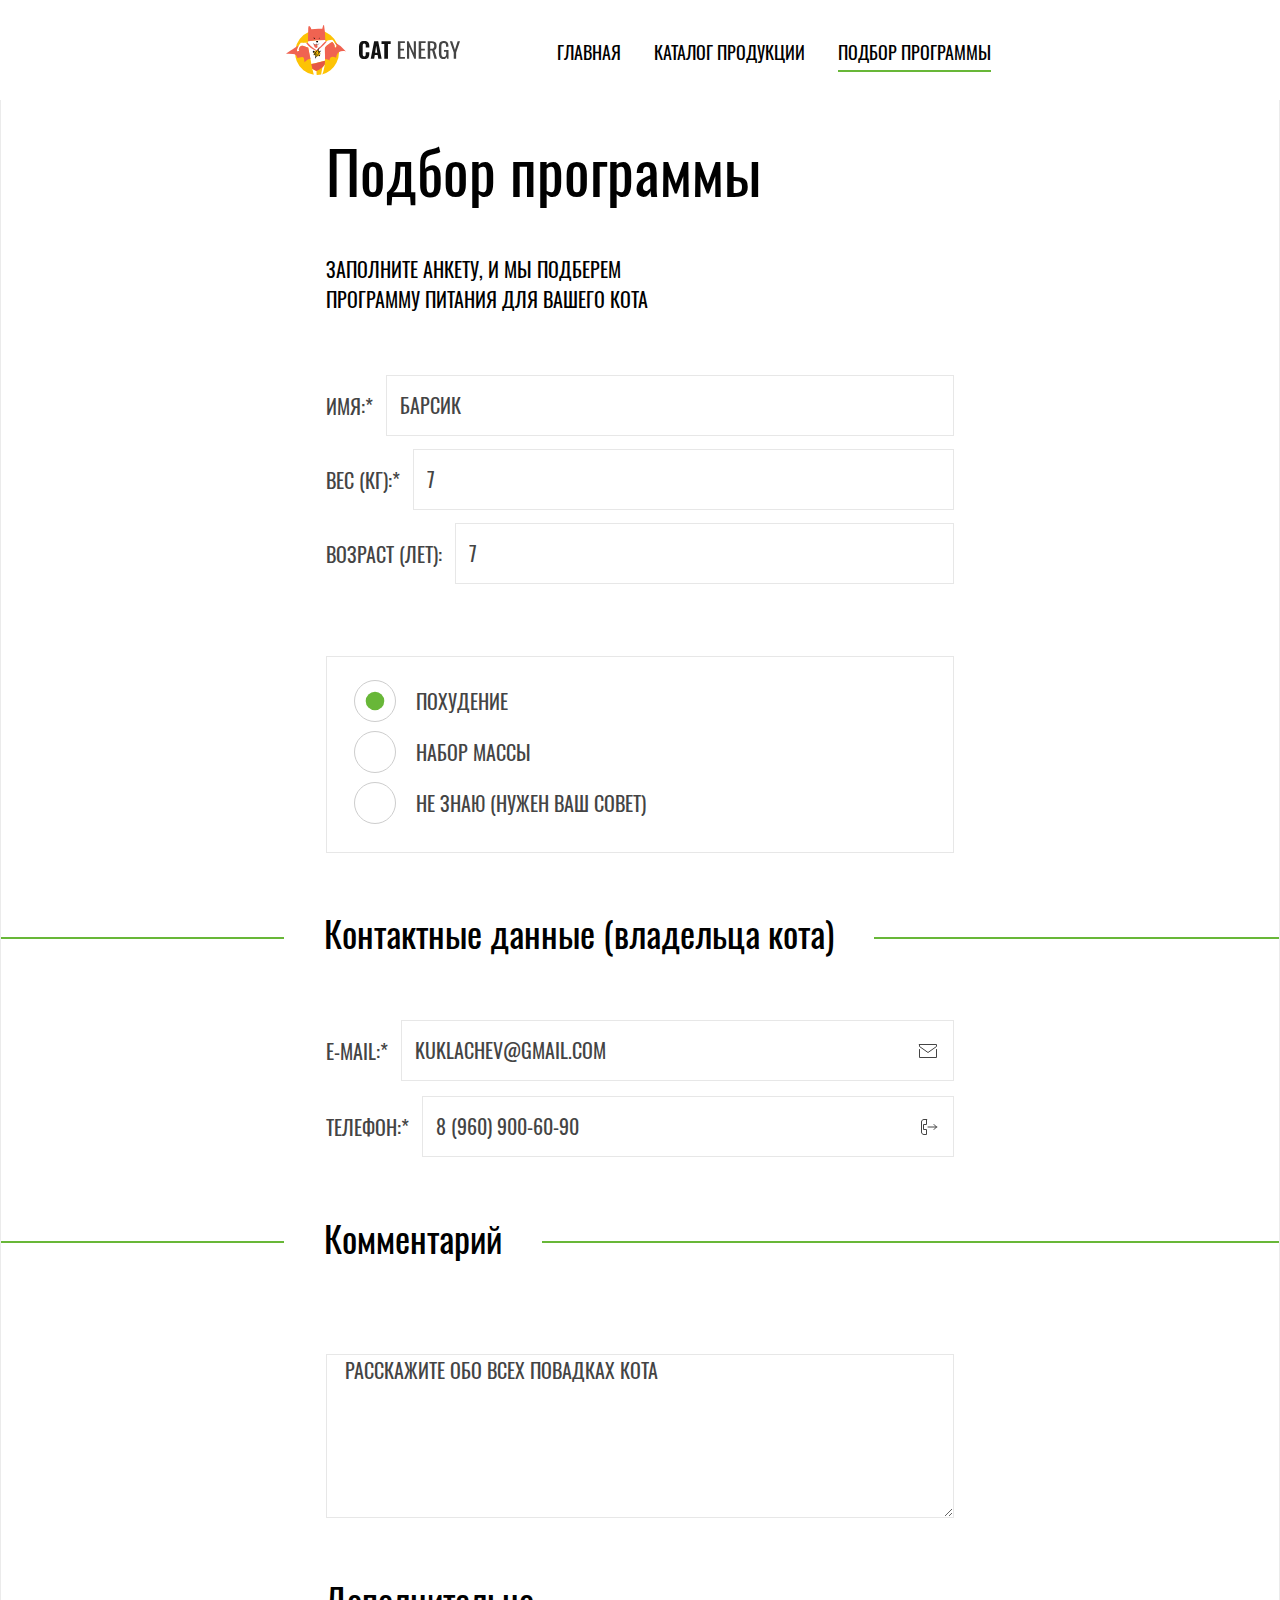
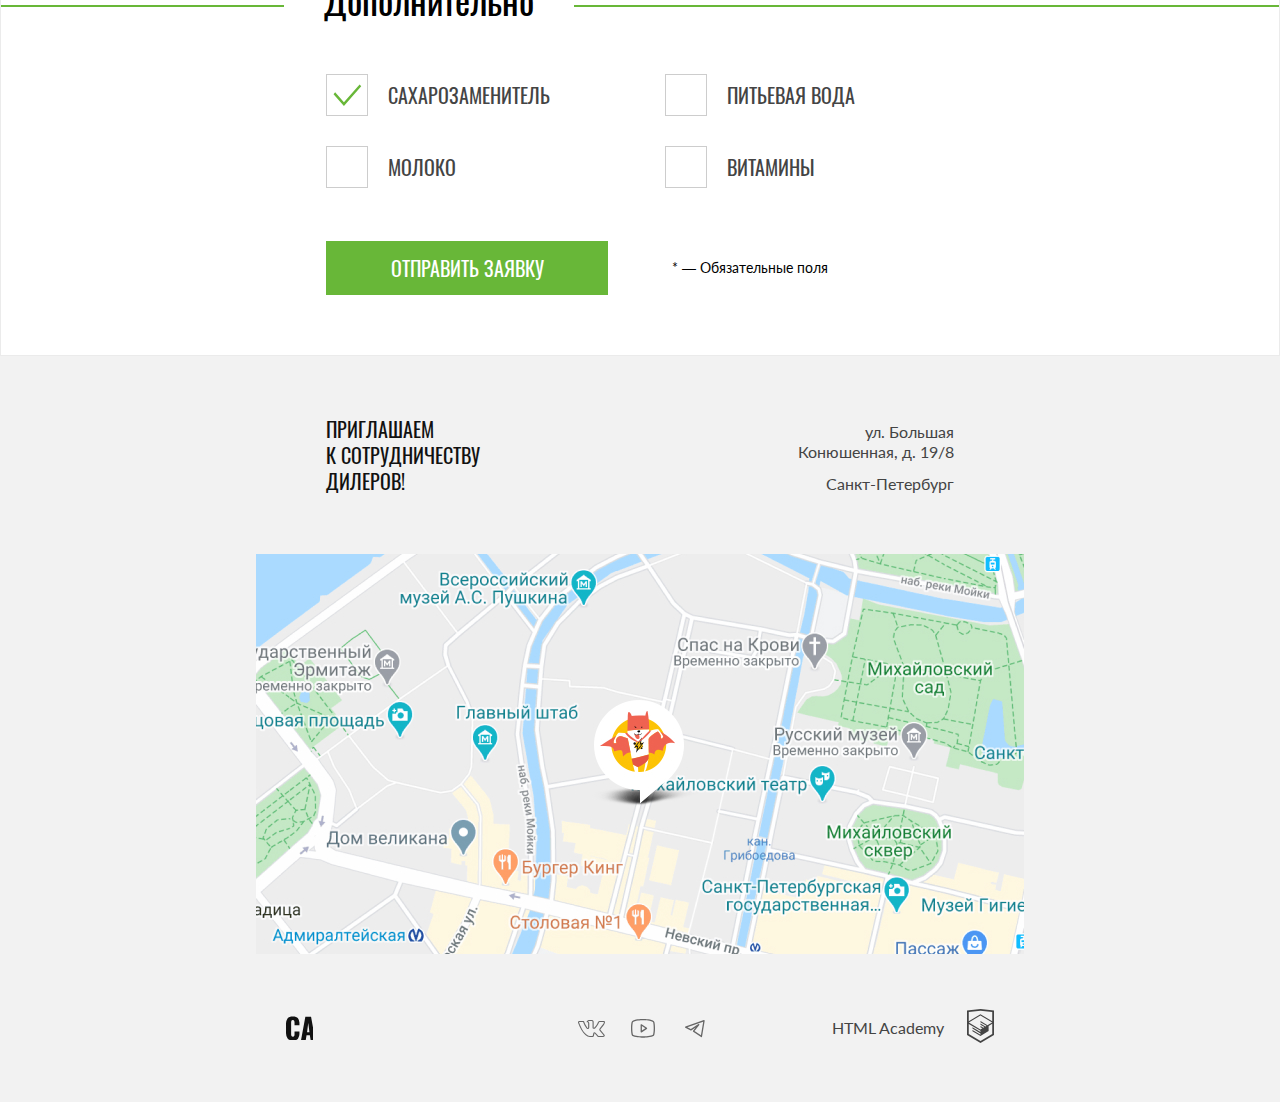
<file: form.html>
<!DOCTYPE html><html class="page" lang="ru"><head><meta charset="UTF-8"><meta name="viewport" content="width=device-width,initial-scale=1"><title>Питание для котов «Cat Energy»</title><link rel="preload" href="/fonts/lato/Lato-Regular.woff2" as="font" crossorigin="anonymous"><link rel="preload" href="/fonts/oswald/oswaldregular.woff2" as="font" crossorigin="anonymous"><link rel="stylesheet" href="css/style.min.css"><link rel="icon" href="./favicon.ico"><link rel="icon" href="./img/favicons/icon.svg" type="image/svg+xml"><link rel="apple-touch-icon" href="./img/favicons/apple.png"><!-- 180×180 --><link rel="manifest" href="manifest.webmanifest"></head><body class="page-body page-body--second"><header class="main-header"><div class="main-header-position"><div class="main-header__logo-box"><a class="main-header__logo-image" href="index.html"><picture><source media="(min-width: 1440px)" srcset="./img/svg/logo-desktop.svg"><source media="(min-width: 768px)" srcset="./img/svg/logo-tablet.svg"><img class="main-header__logo-image" src="./img/svg/logo-mobile.svg" width="33" height="38" alt="Логотип сайта о правильном питании для котов."></picture></a><a class="main-header__logo" href="index.html"><picture><source media="(min-width: 1440px)" srcset="./img/svg/logo-title-desktop.svg"><source media="(min-width: 768px)" srcset="./img/svg/logo-title-tablet.svg"><img class="main-header__logo-title" src="./img/svg/logo-title-mobile.svg" width="101" height="18" alt="Сайт о правильном питании для котов."></picture></a><span class="visually-hidden">Кнопка меню.</span></div><nav class="main-nav main-nav--closed main-nav--nojs"><button class="main-nav__toggle" type="button"><span class="visually-hidden">Открыть-закрыть меню.</span></button><div class="main-nav__wrapper"><ul class="main-nav__list site-list"><li class="site-list__item"><a href="./index.html">Главная</a></li><li class="site-list__item"><a href="./catalog.html">Каталог продукции</a></li><li class="site-list__item"><a class="active-second" href="#">Подбор программы</a></li></ul></div></nav></div></header><main class="form-container"><div class="form-container__wrapper"><h1 class="form-container__title">Подбор программы</h1><p class="form-container__description">Заполните анкету, и мы подберем<br>программу питания для вашего кота</p></div><section class="form-container__wrapper form-parametrs"><form class="form-parametrs__container" action="https://echo.htmlacademy.ru/" method="post"><div class="form-parametrs__box"><div class="form-parametrs__box-info box-info"><div class="box-info__question"><label class="box-info__field">Имя:* <input class="box-info__enter" type="text" name="nickname" placeholder="Укажите имя питомца" value="Барсик" required></label></div><div class="box-info__question"><label class="box-info__field">Вес&nbsp;(Кг):* <input class="box-info__enter" type="text" name="weight" placeholder="Укажите полный вес" value="7" required></label></div><div class="box-info__question"><label class="box-info__field">Возраст&nbsp;(Лет): <input class="box-info__enter" type="text" name="age" id="age" placeholder="Укажите полных лет" value="7" required></label></div></div><div class="form-parametrs__box-program box-program"><p class="visually-hidden">Выберите тип программы.</p><div class="box-program__effect"><input class="custom-radio" type="radio" id="slim" name="program-set" value="slim" checked="checked"> <label for="slim">Похудение</label></div><div class="box-program__effect"><input class="custom-radio" type="radio" id="fat" name="program-set" value="fat"> <label for="fat">Набор массы</label></div><div class="box-program__effect"><input class="custom-radio" type="radio" id="advice" name="program-set" value="advice"> <label for="advice">Не знаю (нужен ваш совет)</label></div></div></div><div class="form-parametrs__contact-title-wrapper"><h2 class="form-parametrs__contact-title">Контактные данные (владельца кота)</h2></div><div class="form-parametrs__contact-address box-contact"><div class="box-contact__area"><label class="box-contact__field">E&#8209;mail:* <input class="box-contact__enter" type="text" name="e-mail" placeholder="Укажите вашу почту" value="kuklachev@gmail.com" required> <svg class="box-contact__icon" width="20" height="20"><use href="./img/sprite.svg#icon-email"></use></svg></label></div><div class="box-contact__area"><label class="box-contact__field">Телефон:* <input class="box-contact__enter" type="text" name="phone" placeholder="Укажите ваш телефон" value="8 (960) 900-60-90" required> <svg class="box-contact__icon" width="20" height="20"><use href="./img/sprite.svg#icon-phone"></use></svg></label></div></div><div class="form-parametrs__comment-wrapper"><h2 class="form-parametrs__comment">Комментарий</h2></div><div class="form-parametrs__comment-info-wrapper"><textarea class="form-parametrs__comment-info" name="comment-input" id="comment-field">Расскажите обо всех повадках кота</textarea></div><div class="form-parametrs__addition-wrapper"><h2 class="form-parametrs__addition">Дополнительно</h2></div><div class="form-parametrs__addition-info box-addition"><div class="box-addition__add-box"><div class="box-addition__add"><input class="custom-checkbox" type="checkbox" id="sugar" name="addition-set" checked="checked"> <label for="sugar">Сахарозаменитель</label></div><div class="box-addition__add"><input class="custom-checkbox" type="checkbox" id="water" name="addition-set"> <label for="water">Питьевая вода</label></div><div class="box-addition__add"><input class="custom-checkbox" type="checkbox" id="milk" name="addition-set"> <label for="milk">Молоко</label></div><div class="box-addition__add"><input class="custom-checkbox" type="checkbox" id="vitamin" name="addition-set"> <label for="vitamin">Витамины</label></div></div></div><div class="form-parametrs__subscribe-box"><input class="form-parametrs__subscribe button button--second-1" type="submit" value="Отправить заявку"><p class="form-parametrs__attantion">* — Обязательные поля</p></div></form></section></main><footer class="main-footer"><section class="main-footer__contacts main-footer__contacts--second"><h2 class="visually-hidden">Наш адрес.</h2><div class="main-footer__wrapper main-footer__wrapper--second"><div class="main-footer__title-box"><h3 class="main-footer__title">Приглашаем к&nbsp;сотрудничеству дилеров!</h3></div><div class="main-footer__description-box"><p class="main-footer__description">ул. Большая Конюшенная, д. 19/8</p><p class="main-footer__description">Санкт-Петербург</p></div></div><div class="main-footer__map"><h2 class="visually-hidden">Мы на карте города.</h2><iframe src="https://www.google.com/maps/embed?pb=!1m18!1m12!1m3!1d1998.6037999040354!2d30.322010416394033!3d59.938716271971415!2m3!1f0!2f0!3f0!3m2!1i1024!2i768!4f13.1!3m3!1m2!1s0x4696310fca5ba729%3A0xea9c53d4493c879f!2sBolshaya+Konyushennaya+ul.%2C+19%2C+Sankt-Peterburg%2C+Russia%2C+191186!5e0!3m2!1sen!2s!4v1441888483426" allowfullscreen title="Офис компании по адресу набережная реки Карповки, 5, литера П, Санкт-Петербург"></iframe></div></section><section class="main-footer__social"><h2 class="visually-hidden">Мы в социальных сетях.</h2><div class="main-footer__social-box"><a class="main-footer__social-box-link" href="index.html"><svg width="128" height="24"><use href="./img/sprite.svg#logo-title"></use></svg> <span class="visually-hidden">Сайт о правильном питании для котов.</span></a><ul class="main-footer__list"><li class="main-footer__item"><a class="main-footer__item-link" href="https://vk.com/htmlacademy"><svg width="28" height="22"><use href="./img/sprite.svg#vkontakte"></use></svg> <span class="visually-hidden">Мы в Вконтакте.</span></a></li><li class="main-footer__item"><a class="main-footer__item-link" href="https://www.youtube.com/user/htmlacademyru"><svg width="28" height="22"><use href="./img/sprite.svg#youtube"></use></svg> <span class="visually-hidden">Мы в Ютубе.</span></a></li><li class="main-footer__item"><a class="main-footer__item-link" href="https://t.me/htmlacademy"><svg width="28" height="22"><use href="./img/sprite.svg#telegram"></use></svg> <span class="visually-hidden">Мы в Телеграме.</span></a></li></ul><div class="main-footer__copyright"><a class="main-footer__copyright-link" href="https://htmlacademy.ru/intensive/adaptive">HTML Academy </a><a class="main-footer__item-link" href="https://htmlacademy.ru/intensive/adaptive"><svg width="27" height="34"><use href="./img/sprite.svg#academy-html"></use></svg> <span class="visually-hidden">Сайт HTML Academy.</span></a></div></div></section></footer><script src="./js/script.js"></script></body></html>
</file>
<file: css/style.min.css>
@font-face{font-family:"Lato";font-weight:400;font-style:normal;font-display:swap;src:url(../fonts/lato/Lato-Regular.woff2)format("woff2"),url(../fonts/lato/Lato-Regular.woff)format("woff")}@font-face{font-family:"Oswald";font-weight:400;font-style:normal;font-display:swap;src:url(../fonts/oswald/oswaldregular.woff2)format("woff2"),url(../fonts/oswald/oswaldregular.woff)format("woff")}html{height:100%}.page-body{margin:0 auto;min-width:320px;overflow-x:hidden}@media (min-width:768px){.page-body{min-width:768px}}@media (min-width:1440px){.page-body{min-width:1440px;background:linear-gradient(to right,#fff 50%,#64a83c 50%);border:0}}@media (min-width:768px){.page-body--second{min-width:768px}}@media (min-width:1440px){.page-body--second{margin:0 auto;min-width:1440px;background:0 0;border:0}}.page-body li{list-style:none}.button{margin:0;padding:0;font-family:"Oswald","Arial",sans-serif;font-style:normal;font-weight:400;font-size:16px;line-height:20px;display:flex;justify-content:center;box-sizing:border-box;align-items:center;text-align:center;text-transform:uppercase;text-decoration:none;color:#fff;background-color:#68b738;border:0;cursor:pointer}.button:active,.button:hover{background-color:#5eaa2f}.button:active{color:#cfe6c1}.button--second{color:#444;background-color:#f2f2f2}.button--second:active,.button--second:hover{background-color:#ebebeb}.button--second:active{color:#444}.button--second-1{font-size:16px;line-height:20px}@media (min-width:768px){.button--second-1{font-size:20px;line-height:26px}}.custom-checkbox,.custom-radio{position:absolute;z-index:-1;opacity:0}.custom-checkbox+label,.custom-radio+label{display:inline-flex;align-items:center;-webkit-user-select:none;user-select:none;cursor:pointer}.custom-radio+label::before{content:" ";display:inline-blockd;width:30px;height:30px;flex-shrink:0;flex-grow:0;border:1px solid #cdcdcd;border-radius:50%;margin-right:15px;background-repeat:no-repeat;background-position:center center;background-size:50% 50%}@media (min-width:768px){.custom-radio+label::before{width:40px;height:40px;margin-right:20px}}@media (min-width:1440px){.custom-radio+label::before{width:40px;height:40px;margin-right:20px}}.custom-radio:not(:disabled):not(:checked)+label:hover::before{border-color:#bababa;background-color:#fff}.custom-radio:not(:disabled):not(:active)+label:focus::before{border-color:#444}.custom-radio:checked+label::before{background-image:url(../img/svg/custom-radio-button-active.svg)}.custom-radio:disabled+label::before{background-image:url(../img/svg/custom-radio-button-active.svg);opacity:.3}.custom-radio:focus-visible+label::before{outline:2px solid #444}.custom-checkbox+label::before{content:" ";display:inline-block;width:26px;height:26px;flex-shrink:0;flex-grow:0;border:1px solid #cdcdcd;margin-right:17px;background-repeat:no-repeat;background-position:center center;background-size:100%}@media (min-width:768px){.custom-checkbox+label::before{width:40px;height:40px;margin-right:20px}}@media (min-width:1440px){.custom-checkbox+label::before{width:40px;height:40px;margin-right:20px}}.custom-checkbox:not(:disabled):not(:checked)+label:hover::before{border-color:#bababa;background-color:#fff}.custom-checkbox:focus+label::before{outline:2px solid #444}.custom-checkbox:checked+label::before{background-image:url(../img/svg/custom-checkbox-button-active.svg)}.custom-checkbox:disabled+label::before{background-image:url(../img/svg/custom-checkbox-button-active.svg);opacity:.3}.main-nav{margin-top:-30px;display:block;text-align:center}@media (min-width:768px){.main-nav{margin:0}}.main-nav__toggle{padding:0;position:relative;top:-24px;left:127px;background-color:#fff;width:24px;height:24px;border:0}@media (min-width:768px){.main-nav__toggle{display:none}}@media (min-width:1440px){.main-nav__toggle{display:none}}@media (min-width:768px){.main-nav__toggle--view{display:none}}@media (min-width:1440px){.main-nav__toggle--view{margin:-33px auto;padding:0;display:block;position:absolute;bottom:0;right:-909px;background:linear-gradient(rgba(104,183,56,.85),rgba(104,183,56,.85)),url(../img/jpg/index-background-desktop-1.jpg);background-repeat:no-repeat;background-position:center;background-color:#64a83c;min-width:1040px;min-height:694px;border:0}}@media (-webkit-min-device-pixel-ratio:2),(min-resolution:2dppx){.main-nav__toggle--view{background:linear-gradient(rgba(104,183,56,.85),rgba(104,183,56,.85)),url(../img/jpg/index-background-desktop-1@2x.jpg);background-size:1040px auto}}.main-nav--closed .main-nav__toggle::before{content:"";position:absolute;top:0;right:0;width:24px;height:24px;background-image:url(../img/svg/nav-toggle-open.svg);background-repeat:no-repeat;background-position:center;background-color:#fff}@media (min-width:768px){.main-nav--closed .main-nav__toggle::before{display:none}}@media (min-width:1440px){.main-nav--closed .main-nav__toggle::before{display:block}}.main-nav--opened .main-nav__toggle::before{content:"";position:absolute;top:0;right:0;width:24px;height:24px;background-image:url(../img/svg/nav-toggle-close.svg);background-repeat:no-repeat;background-position:center;background-color:#fff}@media (min-width:768px){.main-nav--opened .main-nav__toggle::before{display:none}}@media (min-width:1440px){.main-nav--opened .main-nav__toggle::before{display:none}}.main-nav--closed .main-nav__wrapper{display:none}@media (min-width:768px){.main-nav--closed .main-nav__wrapper{display:block}}@media (min-width:1440px){.main-nav--closed .main-nav__wrapper{display:block}}.main-nav--opened .main-nav__wrapper,.main-nav__wrapper{margin:0 auto;padding:0;position:absolute;width:100%;background-color:#fff;z-index:2}@media (min-width:768px){.main-nav--opened .main-nav__wrapper{display:block;position:relative;width:437px;z-index:2}}@media (min-width:1440px){.main-nav--opened .main-nav__wrapper{display:block;width:480px;background:0 0}}.main-nav--nojs .main-nav__toggle::before{background-image:none}.main-nav--nojs .main-nav__wrapper{display:block;position:static}@media (min-width:1440px){.main-nav--nojs .main-nav__wrapper{position:relative}}.main-nav__wrapper{z-index:1}@media (min-width:768px){.main-nav__wrapper{position:relative;width:437px;z-index:2}}@media (min-width:1440px){.main-nav__wrapper{width:480px;background:0 0}}.site-list{margin:0;padding:0;font-size:20px;line-height:20px;background:0 0}@media (min-width:768px){.site-list{display:flex;flex-wrap:wrap;justify-content:flex-start;gap:33px;font-size:18px;line-height:24px}}@media (min-width:1440px){.site-list{gap:33px;font-size:20px;line-height:24px;background:0 0}}.site-list__item{padding:22px 0 24px;color:#000;text-transform:uppercase;text-decoration:none;border-top:1px solid #e6e6e6}@media (min-width:768px){.site-list__item{padding:15px 0 7px;border-top:none}}@media (min-width:1440px){.site-list__item{padding:18px 0 12px;background:0 0}}.site-list__item a,.site-list__item--theme a{color:#000;text-transform:uppercase;text-decoration:none;background:0 0}.site-list__item a:hover{opacity:.6}.site-list__item a:active{opacity:.3}@media (min-width:768px){.site-list__item--theme a{color:#000}}@media (min-width:1440px){.site-list__item--theme a{color:#fff}}@media (min-width:768px){.site-list__item--theme a.active-first{padding-bottom:5px;border-bottom:2px solid #68b738}}@media (min-width:1440px){.site-list__item--theme a.active-first{padding-bottom:10px;border-bottom:2px solid #fff}}@media (min-width:768px){.site-list__item a.active-second{padding-bottom:5px;border-bottom:2px solid #68b738}}.visually-hidden{position:absolute;width:1px;height:1px;margin:-1px;border:0;padding:0;white-space:nowrap;-webkit-clip-path:inset(100%);clip-path:inset(100%);clip:rect(0 0 0 0);overflow:hidden}.main-header{margin:0;padding:0;text-align:center;font-family:"Oswald","Arial",sans-serif;position:relative;border:0}@media (min-width:768px){.main-header{margin:25px auto;width:708px}}@media (min-width:1440px){.main-header{margin:55px auto;width:1220px;background:0 0}}.main-header-position{margin:0 auto;padding:0;text-align:start}@media (min-width:768px){.main-header-position{display:flex;justify-content:space-between;width:708px}}@media (min-width:1440px){.main-header-position{margin:55px auto;width:1220px}}.main-header__logo-box{margin:0 auto;padding:13px 20px 9px;position:relative;display:flex;justify-content:flex-start;gap:56px;width:280px}@media (min-width:768px){.main-header__logo-box{margin:0;padding:0;gap:13px;width:auto;min-height:50px}}@media (min-width:1440px){.main-header__logo-box{gap:14px}}.main-header__logo{margin:0;padding:10px 0 0}@media (min-width:768px){.main-header__logo{padding:16px 0 0}}@media (min-width:1440px){.main-header__logo{padding:20px 0 0}}.main-header__logo-image,.promo__level dd{margin:0;padding:0}@media (min-width:768px){.main-header__logo-image{width:60px;height:50px}}@media (min-width:1440px){.main-header__logo-image{width:70px;height:59px}}.main-header__logo-image:hover{opacity:.8}.main-header__logo-image:active{opacity:.6}.main-header__logo-title{margin:0;padding:0;display:flex;align-items:center}@media (min-width:768px){.main-header__logo-title{width:101px;height:18px}}@media (min-width:1440px){.main-header__logo-title{width:118px;height:21px}}.main-header__logo-title:hover{opacity:.8}.main-container{margin:0;padding:0;background-color:#fff}.hero{margin:0;padding:0;text-align:center;font-family:"Oswald","Arial",sans-serif;font-style:normal}@media (min-width:1440px){.hero{background:linear-gradient(to right,#fff 50%,#64a83c 50%)}}.hero__welcome{margin:0 auto;padding:0;text-align:center;color:#fff;background:linear-gradient(rgba(104,183,56,.85),rgba(104,183,56,.85)),url(../img/jpg/index-background-1.jpg);background-repeat:no-repeat;background-color:#64a83c;background-position:top;border:0;position:relative}@media (-webkit-min-device-pixel-ratio:2),(min-resolution:2dppx){.hero__welcome{background:linear-gradient(rgba(104,183,56,.85),rgba(104,183,56,.85)),url(../img/jpg/index-background-1@2x.jpg);background-size:320px auto}}@media (min-width:768px){.hero__welcome{width:708px;text-align:start;color:#000;background:0 0}}@media (min-width:1440px){.hero__welcome{width:1060px;min-height:524px}}.hero__welcome__box{margin:0 auto;min-height:478px;background-color:#64a83c}@media (min-width:768px){.hero__welcome__box{margin:0;background:0 0}}@media (min-width:1440px){.hero__welcome__box{margin:0 auto;width:1060px;min-height:524px}}.hero__title{margin:0 auto;padding:27px 35px 26px 36px;font-weight:400;font-size:36px;line-height:36px;width:249px}@media (min-width:768px){.hero__title{margin:0;padding:40px 0 39px 90px;font-weight:400;font-size:60px;line-height:60px}}@media (min-width:1440px){.hero__title{margin:0;padding:55px 0 40px;background:0 0;width:414px}}.hero__slogan,.link-container a{margin:0;text-transform:uppercase}.hero__slogan{padding:0;font-weight:400;font-size:14px;line-height:14px}@media (min-width:768px){.hero__slogan{padding:0 0 20px 90px;font-size:20px;line-height:20px}}@media (min-width:1440px){.hero__slogan{padding:0 0 52px}}.hero__button{margin:0;padding:0;display:block;text-decoration:none;border:0;cursor:pointer}.hero__image-box{margin:0 0 37px;padding:0;background:linear-gradient(to bottom,transparent 46%,#fff 46%)}@media (min-width:768px){.hero__image-box{margin:0;width:708px;height:609px;background:0 0}}@media (min-width:1440px){.hero__image-box{margin:0 auto;width:552px;height:499px}}.hero__image{margin:-14px 20px 2px}@media (min-width:768px){.hero__image{display:block;margin:0;text-align:right;width:100%;height:100%;background:0 0}}@media (min-width:1440px){.hero__image{display:block;margin:-364px 112px;text-align:right;background:0 0}}.link-container{margin:0 auto;box-sizing:border-box;width:280px;position:relative;bottom:-299px}@media (min-width:768px){.link-container{margin:0 0 0 90px;width:244px;bottom:523px;position:absolute}}@media (min-width:1440px){.link-container{position:inherit;margin:0;bottom:0}}.link-container a{padding:10px 44px;color:#fff;font-size:16px;line-height:20px}@media (min-width:768px){.link-container a{padding:14px 26px;bottom:535px;right:142px;font-size:20px;line-height:26px}}@media (min-width:1440px){.link-container a{bottom:355px;right:408px}}.programm{margin:0}@media (min-width:768px){.programm{margin:0}}@media (min-width:1440px){.programm{margin:0;padding:84px 0 0}}.programm__variation{margin:0 auto;width:280px}@media (min-width:768px){.programm__variation{width:708px}}@media (min-width:1440px){.programm__variation{width:1220px}}.programm__list{margin:0;padding:20px 0 0;display:flex;flex-wrap:wrap;flex-direction:column;gap:24px}@media (min-width:768px){.programm__list{margin:0;padding:0;gap:30px}}@media (min-width:1440px){.programm__list{flex-direction:row;justify-content:space-between;gap:80px}}.programm__item{margin:0;padding:30px 20px 18px;background-color:#f2f2f2}@media (min-width:768px){.programm__item{margin:0;padding:77px 316px 59px 52px}}@media (min-width:1440px){.programm__item{margin:0;padding:77px 61px 59px 52px}}.programm__item--minus{margin:0;position:relative;background-image:url(../img/svg/program-logo-cat-1.svg);background-position:20px 20px;background-repeat:no-repeat;background-size:50px}@media (min-width:768px){.programm__item--minus{margin:0;position:relative;background-image:url(../img/svg/program-logo-cat-1.svg);background-position:445px 81px;background-repeat:no-repeat;background-size:200px}}@media (min-width:1440px){.programm__item--minus{background-position:52px 41px;background-size:100px}}.programm__item--plus{margin:0;position:relative;background-image:url(../img/svg/program-logo-cat-2.svg);background-position:13px 24px;background-repeat:no-repeat;background-size:67px}@media (min-width:768px){.programm__item--plus{margin:0;position:relative;background-image:url(../img/svg/program-logo-cat-2.svg);background-position:411px 91px;background-repeat:no-repeat;background-size:268px}}@media (min-width:1440px){.programm__item--plus{background-position:33px 44px;background-size:134px}}.programm__title{margin:0;padding:0 0 0 70px;color:#000;font-family:"Oswald","Arial",sans-serif;font-style:normal;font-weight:400;font-size:24px;line-height:37px;text-transform:uppercase}@media (min-width:768px){.programm__title{padding:0;font-size:36px;line-height:36px;text-align:start}}@media (min-width:1440px){.programm__title{padding:0 0 0 161px;font-size:36px;line-height:36px;text-align:start}}.programm__description{margin:0;padding:29px 0 42px;color:#444;font-family:"Lato","Arial",sans-serif;font-style:normal;font-weight:400;font-size:14px;line-height:18px;min-width:227px}@media (min-width:768px){.programm__description{padding:24px 0 59px;font-size:16px;line-height:24px;color:#000;width:340px}}@media (min-width:1440px){.programm__description{padding:71px 0 33px;font-size:16px;line-height:24px;width:457px}}.programm__description::after{position:absolute;content:"";left:20px;bottom:53px;width:240px;height:1px;background-color:#d9d9d9}@media (min-width:768px){.programm__description::after{content:none}}.programm__link-box{margin:0;padding:0;display:flex;justify-content:space-between;align-items:center;gap:13px;width:134px;background-image:url(../img/svg/index-icon-arrow.svg);background-position:right;background-repeat:no-repeat}@media (min-width:768px){.programm__link-box{gap:25px;width:165px}}@media (min-width:1440px){.programm__link-box{gap:25px;width:168px}}.programm__link-box:active,.programm__link-box:hover{background-image:url(../img/svg/index-icon-arrow-hover.svg)}.programm__link-box:active{opacity:.3}.programm__link{padding:0;color:#000;font-family:"Oswald","Arial",sans-serif;font-style:normal;font-weight:400;font-size:16px;line-height:16px;text-transform:uppercase;text-decoration:none;width:134px}@media (min-width:768px){.programm__link{margin:0;font-size:20px;line-height:20px;width:168px}}@media (min-width:1440px){.programm__link{margin:0;font-size:20px;line-height:20px}}.action{margin:23px 0 49px;background-color:#fff}@media (min-width:768px){.action{margin:48px 0}}@media (min-width:1440px){.action{margin:74px 0 59px}}.action__wrapper{margin:0 auto;padding:0;width:280px}@media (min-width:768px){.action__wrapper{width:708px}}@media (min-width:1440px){.action__wrapper{width:1220px}}.action__list{margin:0;padding:0;display:flex;flex-direction:column;gap:20px;counter-reset:order}@media (min-width:768px){.action__list{flex-direction:row;flex-wrap:wrap;padding:25px 79px 7px 0;justify-content:space-between;row-gap:38px}}@media (min-width:1440px){.action__list{flex-direction:row;flex-wrap:wrap;justify-content:start;padding:26px 0 0;row-gap:37px;column-gap:80px}}.action__item{margin:0;padding:0;display:flex;justify-content:space-between;gap:20px;align-items:center}@media (min-width:768px){.action__item{flex-direction:column;gap:31px;align-items:start;width:-moz-fit-content;width:fit-content;min-height:280px;justify-content:center}}@media (min-width:1440px){.action__item{flex-direction:column;gap:30px;align-items:start;flex-basis:20%}}.action__title{margin:0;padding:0;color:#000;font-family:"Oswald","Arial",sans-serif;font-style:normal;font-weight:400;font-size:36px;line-height:40px}@media (min-width:768px){.action__title{padding:0;font-size:60px;line-height:60px}}.action__container{margin:0;padding:40px 0 0}@media (min-width:768px){.action__container{padding:0}}.action__item-image{background-color:#68b738;width:60px;height:60px}@media (min-width:768px){.action__item-image{display:flex;justify-content:center;align-items:center;background-color:#68b738;width:80px;height:80px}.action__item-image-view{width:100%;height:100%}}.action__item-description{margin:0;padding:0;color:#444;font-family:"Lato","Arial",sans-serif;font-style:normal;font-weight:400;font-size:14px;line-height:18px}@media (min-width:768px){.action__item-description{width:244px;font-size:16px;line-height:24px;position:relative;z-index:0}.action__item-description::after{position:absolute;left:118px;top:-23px;color:#f2f2f2;font-family:"Oswald","Arial",sans-serif;font-size:280px;counter-increment:order;content:counter(order);z-index:-1}}@media (min-width:1440px){.action__item-description{width:244px;font-size:16px;line-height:24px;left:-2px}}.promo{background-color:#eaeaea}@media (min-width:768px){.promo{padding:0;background:linear-gradient(to bottom,#fff 57%,#eaeaea 0);position:relative}}@media (min-width:1440px){.promo{background:linear-gradient(to bottom,#fff 25%,#f2f2f2 0);border-top:none}}.promo-container{margin:0 auto;padding:25px 0 39px;width:280px}@media (min-width:768px){.promo-container{padding:0;width:708px}}@media (min-width:1440px){.promo-container{width:1220px;position:relative;z-index:1}}.promo__title{margin:0;padding:0;color:#000;font-family:"Oswald","Arial",sans-serif;font-style:normal;font-weight:400;font-size:36px;line-height:40px}@media (min-width:768px){.promo__title{padding:45px 0 0;font-size:60px;line-height:60px}}@media (min-width:1440px){.promo__title{padding:20px 0 76px;background-color:#fff}}.promo__description{margin:0;padding:40px 0 20px;color:#444;font-family:"Lato","Arial",sans-serif;font-style:normal;font-weight:400;font-size:14px;line-height:18px}@media (min-width:768px){.promo__description{padding:60px 0 38px;font-size:16px;line-height:24px}}@media (min-width:1440px){.promo__description{padding:70px 0 69px;width:436px}}.promo__stats-box{margin:0;padding:0;display:flex;justify-content:space-evenly;gap:32px}@media (min-width:768px){.promo__stats-box{padding:0 0 45px;justify-content:flex-start;gap:43px}}@media (min-width:1440px){.promo__stats-box{margin:0;padding:0 0 50px;gap:42px}}.promo__stats{margin:0;padding:0;width:124px;text-align:center}@media (min-width:768px){.promo__stats{padding:15px 0 0;width:162px}}@media (min-width:1440px){.promo__stats{padding:0}}.promo__parametr{margin:0;padding:0;display:flex;flex-direction:column;justify-content:center}.promo__level{margin:-10px 0 0;padding:0 15px;width:60px;background-color:#eaeaea;align-self:center;color:#444;font-family:"Lato","Arial",sans-serif;font-style:normal;font-weight:400;font-size:12px;line-height:100%}@media (min-width:768px){.promo__level{width:127px;padding:0 4px;font-size:14px;background-color:#fff}}@media (min-width:1440px){.promo__level{background-color:#f2f2f2}}.promo__progress{margin:0;padding:14px 0 20px;box-shadow:inset 0 0 0 1px #cdcdcd;border-radius:3px;color:#000;font-family:"Oswald","Arial",sans-serif;font-style:normal;font-weight:400;font-size:24px;line-height:24px;text-align:center;text-transform:uppercase}@media (min-width:768px){.promo__progress{font-size:30px;line-height:37px}}.promo__price{margin:0;padding:20px 0;display:flex;justify-content:center;gap:3px;text-align:center;text-transform:uppercase;font-family:"Oswald","Arial",sans-serif;font-style:normal;font-weight:400;font-size:14px;line-height:20px}@media (min-width:768px){.promo__price{padding:0;font-size:20px;line-height:29px;flex-direction:column;position:relative;bottom:112px;left:534px;text-align:right;width:174px}}@media (min-width:1440px){.promo__price{padding:0 0 75px;width:327px;text-align:left;position:static;flex-direction:row;gap:63px}}.promo__slider{position:relative;margin:0 auto;padding:0;text-align:center;width:280px;height:256px}@media (min-width:768px){.promo__slider{top:0;width:560px;height:613px}}@media (min-width:1440px){.promo__slider{text-align:right;position:absolute;top:18px;right:0}}.promo-foto{margin:0;width:280px;height:256px;position:absolute;left:0}@media (min-width:768px){.promo-foto{width:560px;height:512px}}.promo__link{margin:0;width:40px;height:256px;position:absolute;left:60px}@media (min-width:768px){.promo__link{height:512px;left:130px}}.promo__link:hover{opacity:.2}.promo__link:active{opacity:.6}.main-footer{margin:0;padding:0}@media (min-width:1440px){.main-footer{background-color:#f2f2f2}}.main-footer__contacts{margin:0;padding:0;background-color:#fff}@media (min-width:1440px){.main-footer__contacts{margin:0 auto;width:1440px;background-color:#f2f2f2;position:relative}}.main-footer__contacts--second{background-color:#f2f2f2}.main-footer__wrapper{margin:0 auto;padding:26px 20px;background-color:#fff;display:flex;justify-content:space-between;width:280px}@media (min-width:768px){.main-footer__wrapper{padding:60px 0;width:628px;align-items:baseline}}@media (min-width:1440px){.main-footer__wrapper{display:flex;gap:87px;padding:58px 79px 60px;width:408px;position:absolute;top:95px;left:110px}}.main-footer__wrapper--second{background-color:#f2f2f2}@media (min-width:1440px){.main-footer__wrapper--second{background-color:#fff}}.main-footer__title-box{margin:0;padding:0;width:140px}@media (min-width:768px){.main-footer__title-box{width:163px}}@media (min-width:1440px){.main-footer__title-box{display:flex}}.main-footer__title{margin:0;padding:0;color:#111;font-family:"Oswald","Arial",sans-serif;font-style:normal;font-weight:400;font-size:16px;line-height:20px;text-transform:uppercase}@media (min-width:768px){.main-footer__title{font-size:20px;line-height:26px}}.main-footer__description-box{margin:0;padding:0;width:140px}@media (min-width:768px){.main-footer__description-box{display:flex;flex-direction:column;justify-content:space-between;width:157px;gap:12px;text-align:right}}@media (min-width:1440px){.main-footer__description-box{text-align:left}}.main-footer__description{margin:0;padding:0;color:#444;font-family:"Lato","Arial",sans-serif;font-style:normal;font-weight:400;font-size:14px;line-height:20px}@media (min-width:768px){.main-footer__description{font-size:16px}}.main-footer__map{margin:0;padding:0;height:362px}@media (min-width:768px){.main-footer__map{height:400px}}.main-footer__map iframe{display:block;width:100%;height:362px;border:0;background-image:url(../img/jpg/map-mobile.jpg);background-position:center;background-repeat:no-repeat;background-size:320px auto;background-color:#f2f2f2}@media (-webkit-min-device-pixel-ratio:2),(min-resolution:2dppx){.main-footer__map iframe{background-image:url(../img/jpg/map-mobile@2x.jpg);background-size:320px auto}}@media (min-width:768px){.main-footer__map iframe{background-image:url(../img/jpg/map-tablet.jpg);background-position:center;background-repeat:no-repeat;background-size:768px auto;height:400px}}@media (min-width:768px) and (-webkit-min-device-pixel-ratio:2),(min-width:768px) and (min-resolution:2dppx){.main-footer__map iframe{background-image:url(../img/jpg/map-tablet@2x.jpg);background-size:768px auto}}@media (min-width:1440px){.main-footer__map iframe{background-image:url(../img/jpg/map-desktop.jpg);background-position:center;background-repeat:no-repeat;background-size:1440px auto}}@media (min-width:1440px) and (-webkit-min-device-pixel-ratio:2),(min-width:1440px) and (min-resolution:2dppx){.main-footer__map iframe{background-image:url(../img/jpg/map-desktop@2x.jpg);background-size:1440px auto}}.main-footer__social{padding:0;background-color:#f2f2f2}@media (min-width:768px){.main-footer__social{padding:0}}@media (min-width:1440px){.main-footer__social{padding:7px 0 0}}.main-footer__social-box{margin:0 auto;padding:40px 0;width:280px;background-color:#f2f2f2}@media (min-width:768px){.main-footer__social-box{padding:55px 30px;display:flex;text-align:center;justify-content:space-between;width:708px}}@media (min-width:1440px){.main-footer__social-box{width:1220px}}.main-footer__social-box-link{margin:0;padding:0 0 18px;display:flex;justify-content:center;color:#111}@media (min-width:768px){.main-footer__social-box-link{padding:0;align-items:center}}.main-footer__social-box-link:hover{color:#3e3e3e}.main-footer__social-box-link:focus{color:#3e3e3e}.main-footer__social-box-link:active{color:#6b6b6b}.main-footer__list{margin:0;padding:19px 0 16px;display:flex;justify-content:center;gap:24px;flex-wrap:wrap;border-top:1px solid #d9d9d9;border-bottom:1px solid #d9d9d9}@media (min-width:768px){.main-footer__list{padding:4px 120px 0 160px;align-items:center;border:0}}@media (min-width:1440px){.main-footer__list{padding:4px 378px 0 408px}}.main-footer__item-link{color:#666}.main-footer__item-link:hover{color:#68b738}.box-contact__enter:focus+.box-contact__icon,.main-footer__item-link:focus{color:#68b738}.main-footer__item-link:active{color:#68b738;opacity:.3}.main-footer__copyright a{color:#444;text-decoration:none;font-family:"Lato","Arial",sans-serif;font-style:normal;font-weight:400;font-size:16px;line-height:20px}.main-footer__copyright{margin:0;padding:19px 0 0;display:flex;justify-content:space-between;align-items:center;flex-wrap:wrap}@media (min-width:768px){.main-footer__copyright{padding:0;gap:23px}}.main-footer__copyright-link{margin:0;padding:0}.main-footer__item-copyright-link:active{color:#444;opacity:.3}.catalog-container{margin:0;padding:0;background-color:#fff;border-top:1px solid #ebebeb}@media (min-width:768px){.catalog-container{border-top:none}}@media (min-width:1440px){.catalog-container{border:0}}.catalog-main-products{margin:0 auto;padding:0;width:280px}@media (min-width:768px){.catalog-main-products{display:flex;flex-wrap:wrap;gap:60px;width:708px}}@media (min-width:1440px){.catalog-main-products{gap:80px;width:1220px}}.catalog-main-products__title{margin:0;padding:27px 0 42px;font-family:"Oswald","Arial",sans-serif;font-style:normal;font-weight:400;font-size:36px;line-height:36px}@media (min-width:768px){.catalog-main-products__title{padding:40px 0 24px;font-size:60px;line-height:60px;width:100%;border:0}}@media (min-width:1440px){.catalog-main-products__title{padding:21px 0 5px}}.catalog-main-products__cards{margin:0 auto;padding:0;width:280px}@media (min-width:768px){.catalog-main-products__cards{display:flex;flex-wrap:wrap;gap:60px;width:708px}}@media (min-width:1440px){.catalog-main-products__cards{column-gap:80px;row-gap:66px;width:1220px}}.catalog-main-products__card{margin:0-20px;padding:20px 0 23px;display:flex;flex-direction:column;gap:17px;border:1px solid #ebebeb}@media (min-width:768px){.catalog-main-products__card{margin:0;padding:0 37px 40px;display:inline-flex;gap:39px;background:linear-gradient(to bottom,#fff 16%,#f2f2f2 0);border:0}}@media (min-width:1440px){.catalog-main-products__card{padding:0 38px 38px;gap:41px}}.catalog-main-products__card--second{gap:21px}@media (min-width:768px){.catalog-main-products__card--second{padding:0 37px 40px;background:0 0;background-color:#fff;gap:80px;align-items:center}}@media (min-width:1440px){.catalog-main-products__card--second{padding:0 38px 40px;gap:91px}}.catalog-main-products__list{margin:0;padding:0;display:flex;justify-content:center}@media (min-width:768px){.catalog-main-products__list{margin:0;padding-top:10px;width:250px;display:inline-flex;flex-direction:column;gap:22px;align-items:center}}@media (min-width:1440px){.catalog-main-products__list{margin:0;padding-top:10px;width:169px;display:inline-flex;flex-direction:column;gap:12px;align-items:center}}.catalog-main-products__list--second{display:flex;flex-direction:column;align-items:center;text-align:center;gap:23px}@media (min-width:768px){.catalog-main-products__list--second{margin:0;padding-top:130px;width:169px;display:inline-flex;flex-direction:column;gap:50px;align-items:center}}@media (min-width:1440px){.catalog-main-products__list--second{padding-top:128px;gap:40px}}.catalog-main-products__item{margin:0;padding:0;display:flex;justify-content:center;align-items:center;width:140px;height:107px}@media (min-width:768px){.catalog-main-products__item{width:200px;height:210px}}.catalog-main-products__item-image{margin:0;padding:0;display:flex;justify-content:center;align-items:center;max-width:68px;max-height:86px}@media (min-width:768px){.catalog-main-products__item-image{box-sizing:border-box;max-width:161px;max-height:172px}}@media (min-width:1440px){.catalog-main-products__item-image{margin:0;padding:0;display:inline-flex;justify-content:center;box-sizing:border-box}}.catalog-main-products__item-image--pro{margin:0;padding:0;display:flex;justify-content:center;align-items:center;max-width:84px;max-height:100px}@media (min-width:768px){.catalog-main-products__item-image--pro{box-sizing:border-box;max-width:168px;max-height:206px}}.catalog-main-products__item-image--second{margin:0;padding:4px 0 0}@media (min-width:768px){.catalog-main-products__item-image--second{padding-top:0;justify-content:center;width:200px;height:60px}}@media (min-width:1440px){.catalog-main-products__item-image--second{padding-top:0}}.catalog-main-products__item-image--second svg{width:100%;height:100%}.catalog-main-products__item-property{margin:0;padding:0;width:140px;display:flex;flex-direction:column;gap:14px}@media (min-width:768px){.catalog-main-products__item-property{width:100%;align-items:center;gap:20px}}@media (min-width:1440px){.catalog-main-products__item-property{gap:23px}}.catalog-main-products__item-property--second{margin:0;padding:0;width:100%;display:flex;flex-direction:column;align-items:center;gap:8px}@media (min-width:768px){.catalog-main-products__item-property--second{width:170px;gap:23px}}.catalog-main-products__item-name{margin:0;padding:0;width:140px}@media (min-width:768px){.catalog-main-products__item-name{width:135px}}.catalog-main-products__item-name--second{margin:0;padding:0;width:219px}@media (min-width:768px){.catalog-main-products__item-name--second{width:135px}}.catalog-main-products__item-structure{margin:0;padding:0;width:100%}.catalog-main-products__item-structure--second,.product-img{margin:0;padding:0;width:219px}.product-img{display:flex;justify-content:center;width:100%;height:100%;object-fit:contain}.product-name{margin:0;padding:0;width:76px;font-family:"Oswald","Arial",sans-serif;font-style:normal;font-weight:400;font-size:16px;line-height:20px;text-transform:uppercase}@media (min-width:768px){.product-name{width:135px;font-size:20px;line-height:24px;text-align:center}}@media (min-width:1440px){.product-name{width:134px;line-height:22px}}.product-name--second{margin:0;width:100%;font-family:"Oswald","Arial",sans-serif;font-style:normal;font-weight:400;font-size:16px;line-height:20px;text-transform:uppercase}@media (min-width:768px){.product-name--second{width:135px;font-size:20px;line-height:24px;text-align:center}}.product-structure{margin:0;padding:0;font-family:"Lato","Arial",sans-serif;font-style:normal;font-weight:400;font-size:12px;line-height:16px}@media (min-width:768px){.product-structure{display:flex;flex-direction:column;justify-content:space-between;width:250px;font-size:16px;line-height:20px;gap:11px}}@media (min-width:1440px){.product-structure{width:169px;gap:14px}}.product-description,.product-structure--second{margin:0;padding:0 0 21px;font-family:"Lato","Arial",sans-serif;font-style:normal;font-weight:400;font-size:12px;line-height:16px}.product-description{padding:0;position:relative;display:flex;justify-content:space-between}@media (min-width:768px){.product-description{font-size:16px;line-height:20px}.product-description::after{position:absolute;content:"";left:50%;top:26px;background-color:#cdcdcd;width:100%;height:1px;transform:translateX(-50%)}}.product-parametr{margin:0;padding:0;font-family:"Lato","Arial",sans-serif;font-style:normal;font-weight:400;font-size:12px;line-height:16px}@media (min-width:768px){.product-parametr{font-size:16px;line-height:20px}}.product-value{margin:0;padding:0}.product-button{margin:0 auto;padding:10px 0;width:280px}@media (min-width:768px){.product-button{width:250px}}@media (min-width:1440px){.product-button{width:169px}}.catalog-add-products{margin:0 auto;padding:0}.catalog-add-products__title{margin:0;padding:25px 0 36px;font-family:"Oswald","Arial",sans-serif;font-style:normal;font-weight:400;font-size:24px;line-height:24px}@media (min-width:768px){.catalog-add-products__title{padding:70px 0 79px;font-size:36px;line-height:36px;border:0}}@media (min-width:1440px){.catalog-add-products__title{padding:76px 0 80px}}.catalog-add-products__title-wrapper{display:flex;gap:20px}@media (min-width:768px){.catalog-add-products__title-wrapper{padding:0;gap:40px}}.catalog-add-products__title-wrapper::before{content:" ";width:calc(50% - 160px);height:41px;border-bottom:2px solid #68b738}@media (min-width:768px){.catalog-add-products__title-wrapper::before{width:calc(50% - 355px);height:92px}}@media (min-width:1440px){.catalog-add-products__title-wrapper::before{width:calc(50% - 650px);height:100px}}.catalog-add-products__title-wrapper::after{content:" ";width:10px;height:41px;border-bottom:2px solid #68b738;flex-grow:1}@media (min-width:768px){.catalog-add-products__title-wrapper::after{width:calc(50% - 384px);height:92px}}@media (min-width:1440px){.catalog-add-products__title-wrapper::after{width:calc(50% - 650px);height:100px}}.catalog-add-products__card-container{margin:0 auto;padding:0;width:280px}@media (min-width:768px){.catalog-add-products__card-container{width:708px}}@media (min-width:1440px){.catalog-add-products__card-container{padding-bottom:87px;display:flex;justify-content:space-between;width:1220px}}.catalog-add-products__card-box{margin:0;padding:0}@media (min-width:1440px){.catalog-add-products__card-box{width:100%;display:flex;flex-direction:column}}.catalog-add-products__card{margin:0;padding:13px 0 17px;border-top:1px solid #cdcdcd;border-bottom:1px solid #cdcdcd}@media (min-width:768px){.catalog-add-products__card{padding:26px 38px 28px;width:100%;border:1px solid #cdcdcd;box-sizing:border-box}}@media (min-width:1440px){.catalog-add-products__card{padding:0;display:flex;border-left:none;border-right:none;justify-content:space-between;text-align:center;align-items:center;width:895px;height:72px}}.catalog-add-products__card-button{margin:0;padding:10px 0;width:100%}@media (min-width:768px){.catalog-add-products__card-button{width:100%;border-bottom:none}}@media (min-width:1440px){.catalog-add-products__card-button{width:244px}}.catalog-add-products__list{margin:0;padding:0;width:100%}@media (min-width:768px){.catalog-add-products__list{padding:0 0 23px}}@media (min-width:1440px){.catalog-add-products__list{padding:0;text-align:center;width:895px}}.catalog-add-products__item{margin:0;padding:0}@media (min-width:768px){.catalog-add-products__item{display:flex;justify-content:space-between;text-align:center}}.catalog-add-products__bonus{margin:0;padding:0;border-top:1px solid #cdcdcd}@media (min-width:768px){.catalog-add-products__bonus{display:flex;justify-content:space-between}}.add-product{margin:0;padding:0}@media (min-width:1440px){.add-product{text-align:center}}.add-product__name{margin:0;padding:0;font-family:"Oswald","Arial",sans-serif;font-style:normal;font-weight:400;font-size:16px;line-height:16px;text-transform:uppercase}@media (min-width:768px){.add-product__name{padding:0;font-size:20px;line-height:20px}}@media (min-width:1440px){.add-product__name{padding:0;font-size:20px;line-height:20px}}.add-product__structure{margin:0;padding:0;font-family:"Lato","Arial",sans-serif;font-style:normal;font-weight:400;font-size:14px;line-height:14px}@media (min-width:768px){.add-product__structure{font-size:16px;line-height:20px}}@media (min-width:1440px){.add-product__structure{padding-right:40px;width:285px}}.add-product__description{margin:0;padding:13px 0 15px;display:flex;justify-content:space-between}@media (min-width:768px){.add-product__description{padding:0;gap:58px}}@media (min-width:1440px){.add-product__description{padding:0}}.add-product__parametr{margin:0;padding:0;font-family:"Lato","Arial",sans-serif;font-style:normal;font-weight:400;font-size:14px;line-height:14px}@media (min-width:768px){.add-product__parametr{font-size:16px;line-height:20px;text-align:center}}@media (min-width:1440px){.add-product__parametr{font-size:16px;line-height:20px;text-align:center}}.add-product__value{margin:0;padding:0}@media (min-width:768px){.add-product__value{display:flex;align-items:center}}@media (min-width:1440px){.add-product__value{display:flex;align-items:center}}.bonus-card{margin:35px auto;display:flex;justify-content:center;text-align:center;color:#fff;background:linear-gradient(rgba(104,183,56,.85),rgba(104,183,56,.85)),url(../img/jpg/catalog-bonus-background-mobile.jpg);background-repeat:no-repeat;background-color:#fff;width:280px;height:290px}@media (-webkit-min-device-pixel-ratio:2),(min-resolution:2dppx){.bonus-card{background:linear-gradient(rgba(104,183,56,.85),rgba(104,183,56,.85)),url(../img/jpg/catalog-bonus-background-mobile@2x.jpg);background-size:280px auto}}@media (min-width:768px){.bonus-card{margin:70px 0 75px;justify-content:space-between;background:linear-gradient(rgba(104,183,56,.85),rgba(104,183,56,.85)),url(../img/jpg/catalog-bonus-background-tablet.jpg);width:707px;height:200px;box-sizing:border-box}}@media (min-width:768px) and (-webkit-min-device-pixel-ratio:2),(min-width:768px) and (min-resolution:2dppx){.bonus-card{background:linear-gradient(rgba(104,183,56,.85),rgba(104,183,56,.85)),url(../img/jpg/catalog-bonus-background-tablet@2x.jpg);background-size:707px auto}}@media (min-width:1440px){.bonus-card{margin:0;background:linear-gradient(rgba(104,183,56,.85),rgba(104,183,56,.85)),url(../img/jpg/catalog-bonus-background-desktop.jpg);background-repeat:no-repeat;background-color:#fff;background-position:center;width:245px;height:288px}}@media (min-width:1440px) and (-webkit-min-device-pixel-ratio:2),(min-width:1440px) and (min-resolution:2dppx){.bonus-card{background:linear-gradient(rgba(104,183,56,.85),rgba(104,183,56,.85)),url(../img/jpg/catalog-bonus-background-desktop@2x.jpg);background-size:245px auto}}.bonus-card__box{margin:0;padding:0;display:flex;flex-direction:column;align-items:center}@media (min-width:768px){.bonus-card__box{justify-content:space-between;flex-direction:row}}@media (min-width:1440px){.bonus-card__box{justify-content:space-between;flex-direction:column}}.bonus-card__image{margin:0;padding:59px 0 42px;text-align:center}@media (min-width:768px){.bonus-card__image{width:80px;padding:57px 0 61px 77px}}@media (min-width:1440px){.bonus-card__image{padding:56px 83px 46px}}.bonus-card__description{margin:0;padding:0 0 43px;width:161px;color:#fff;font-family:"Lato","Arial",sans-serif;font-style:normal;font-weight:400;font-size:16px;line-height:20px}@media (min-width:768px){.bonus-card__description{padding:71px 0 69px 264px;text-align:start}}@media (min-width:1440px){.bonus-card__description{margin:0;padding:0 0 43px;text-align:center}}.form-container{margin:0;padding:0;background-color:#fff;border:1px solid #ebebeb}@media (min-width:768px){.form-container{border-top:0}}.form-container__wrapper{margin:0 auto;padding:0}@media (min-width:768px){.form-container__wrapper{width:708px}}@media (min-width:1440px){.form-container__wrapper{width:1220px}}.form-container__title{margin:0 auto;padding:27px 0 37px;color:#000;font-family:"Oswald","Arial",sans-serif;font-style:normal;font-weight:400;font-size:36px;line-height:36px;width:280px}@media (min-width:768px){.form-container__title{padding:40px 0 54px 40px;font-size:60px;line-height:60px;width:708px}}@media (min-width:1440px){.form-container__title{padding:20px 0 54px;width:1220px}}.form-container__description{margin:0 auto;padding:0 0 39px;color:#000;font-family:"Oswald","Arial",sans-serif;font-style:normal;font-weight:400;font-size:14px;line-height:18px;text-transform:uppercase;width:280px}@media (min-width:768px){.form-container__description{padding:0 0 61px 40px;font-size:20px;line-height:30px;width:708px}}@media (min-width:1440px){.form-container__description{padding:0 0 60px;width:1220px}}.form-container__box{margin:0;padding:0}@media (min-width:1440px){.form-container__box{display:flex;justify-content:space-between;gap:80px}}.form-parametrs{margin:0 auto;padding:0;width:auto}.form-parametrs__container{margin:0;padding:0}.form-parametrs__box{margin:0 auto;width:280px}@media (min-width:768px){.form-parametrs__box{width:628px;display:flex;flex-direction:column;justify-content:space-between;gap:72px}}@media (min-width:1440px){.form-parametrs__box{width:1220px;flex-direction:row;gap:0}}.form-parametrs__box-info{margin:0;padding:0 0 21px;display:flex;justify-content:space-between;flex-direction:column;gap:12px}@media (min-width:768px){.form-parametrs__box-info{gap:13px}}@media (min-width:1440px){.form-parametrs__box-info{width:570px;gap:14px}}.form-parametrs__box-program{margin:0-20px;padding:22px 20px 15px 18px;display:flex;justify-content:space-between;flex-direction:column;gap:9px;border:1px solid #d9d9d9;width:280px}@media (min-width:768px){.form-parametrs__box-program{margin:0;padding:23px 0 27px 27px;gap:8px;border:1px solid #e7e7e7;width:auto}}@media (min-width:1440px){.form-parametrs__box-program{padding:30px 27px 20px;gap:0;width:516px}}.form-parametrs__contact-title-wrapper{display:flex;gap:20px}@media (min-width:768px){.form-parametrs__contact-title-wrapper{gap:40px}}.form-parametrs__contact-title-wrapper::before{content:" ";width:calc(50% - 160px);height:42px;border-bottom:2px solid #68b738}@media (min-width:768px){.form-parametrs__contact-title-wrapper::before{width:calc(50% - 356px);height:84px}}@media (min-width:1440px){.form-parametrs__contact-title-wrapper::before{width:calc(50% - 650px);height:91px}}.form-parametrs__contact-title-wrapper::after{content:" ";width:10px;height:42px;border-bottom:2px solid #68b738;flex-grow:1}@media (min-width:768px){.form-parametrs__contact-title-wrapper::after{height:84px}}@media (min-width:1440px){.form-parametrs__contact-title-wrapper::after{width:calc(50% - 650px);height:91px}}.form-parametrs__contact-title{margin:0;padding:26px 0 34px;color:#000;font-family:"Oswald","Arial",sans-serif;font-size:24px;font-style:normal;font-weight:400;line-height:26px;width:187px}@media (min-width:768px){.form-parametrs__contact-title{padding:62px 0 69px;font-size:36px;line-height:36px;width:auto}}@media (min-width:1440px){.form-parametrs__contact-title{padding:70px 0 74px;font-size:36px;line-height:36px}}.form-parametrs__contact-address{margin:0 auto;padding:0;color:#000;font-family:"Oswald","Arial",sans-serif;font-size:24px;font-style:normal;font-weight:400;line-height:26px;width:280px}@media (min-width:768px){.form-parametrs__contact-address{width:628px}}@media (min-width:1440px){.form-parametrs__contact-address{width:1220px}}.form-parametrs__comment{margin:0;padding:21px 0 38px;color:#000;font-family:"Oswald","Arial",sans-serif;font-size:24px;font-style:normal;font-weight:400;line-height:26px}@media (min-width:768px){.form-parametrs__comment{padding:63px 0 98px;font-size:36px;line-height:36px}}@media (min-width:1440px){.form-parametrs__comment{padding:72px 0 78px;font-size:36px;line-height:36px}}.form-parametrs__comment-wrapper{display:flex;gap:20px}@media (min-width:768px){.form-parametrs__comment-wrapper{gap:40px}}.form-parametrs__comment-wrapper::before{content:" ";width:calc(50% - 160px);height:36px;border-bottom:2px solid #68b738}@media (min-width:768px){.form-parametrs__comment-wrapper::before{width:calc(50% - 356px);height:84px}}@media (min-width:1440px){.form-parametrs__comment-wrapper::before{width:calc(50% - 650px);height:94px}}.form-parametrs__comment-wrapper::after{content:" ";width:10px;height:36px;border-bottom:2px solid #68b738;flex-grow:1}@media (min-width:768px){.form-parametrs__comment-wrapper::after{height:84px}}@media (min-width:1440px){.form-parametrs__comment-wrapper::after{height:94px}}.form-parametrs__comment-info-wrapper{margin:0 auto;width:280px}@media (min-width:768px){.form-parametrs__comment-info-wrapper{width:628px}}@media (min-width:1440px){.form-parametrs__comment-info-wrapper{width:1220px}}.form-parametrs__comment-info{margin:0;padding:14px 0 18px 15px;width:263px;min-height:116px;color:#444;font-family:"Oswald","Arial",sans-serif;font-size:16px;font-style:normal;font-weight:400;line-height:18px;text-transform:uppercase;border:1px solid #e7e7e7}@media (min-width:768px){.form-parametrs__comment-info{padding:0 0 0 18px;width:608px;height:162px;font-size:20px;line-height:30px;text-align:start}}@media (min-width:1440px){.form-parametrs__comment-info{padding:9px 0 0 20px;width:1200px;min-height:175px;font-size:20px;line-height:30px}}.form-parametrs__addition-wrapper{display:flex;gap:20px}@media (min-width:768px){.form-parametrs__addition-wrapper{gap:40px}}.form-parametrs__addition-wrapper::before{content:" ";width:calc(50% - 160px);height:34px;border-bottom:2px solid #68b738}@media (min-width:768px){.form-parametrs__addition-wrapper::before{width:calc(50% - 356px);height:83px}}@media (min-width:1440px){.form-parametrs__addition-wrapper::before{width:calc(50% - 650px);height:79px}}.form-parametrs__addition-wrapper::after{content:" ";width:10px;height:34px;border-bottom:2px solid #68b738;flex-grow:1}@media (min-width:768px){.form-parametrs__addition-wrapper::after{height:83px}}@media (min-width:1440px){.form-parametrs__addition-wrapper::after{width:calc(50% - 650px);height:79px}}.form-parametrs__addition{margin:0 auto;padding:19px 0 36px;color:#000;font-family:"Oswald","Arial",sans-serif;font-size:24px;font-style:normal;font-weight:400;line-height:26px}@media (min-width:768px){.form-parametrs__addition{padding:60px 0 57px;font-size:36px;line-height:36px}}@media (min-width:1440px){.form-parametrs__addition{padding:55px 0 57px}}.form-parametrs__addition-info{margin:0 auto;padding:0 0 34px;width:100%}@media (min-width:768px){.form-parametrs__addition-info{padding:0 0 54px}}@media (min-width:1440px){.form-parametrs__addition-info{padding:0 0 62px}}.form-parametrs__subscribe-box{margin:0;padding:0}@media (min-width:768px){.form-parametrs__subscribe-box{margin:0 auto;padding:0 0 60px;display:flex;gap:64px;align-items:center;width:628px}}@media (min-width:1440px){.form-parametrs__subscribe-box{padding:0 0 81px;width:1220px;gap:80px}}.form-parametrs__subscribe{margin:0 auto;padding:10px 0;width:280px}@media (min-width:768px){.form-parametrs__subscribe{margin:0;padding:14px 0;width:282px}}@media (min-width:1440px){.form-parametrs__subscribe{width:570px}}.form-parametrs__attantion{margin:0;padding:21px 0 30px;color:#000;text-align:center;font-family:"Lato","Arial",sans-serif;font-style:normal;font-size:14px;font-weight:400;line-height:16px}@media (min-width:768px){.form-parametrs__attantion{margin:0;padding:0}}@media (min-width:1440px){.form-parametrs__attantion{display:inline-flex;font-size:16px}}@media (min-width:768px){.box-info{padding:0}}@media (min-width:1440px){.box-info{padding:0}}.box-info__question{margin:0;padding:0}.box-info__field{color:#444;font-family:"Oswald","Arial",sans-serif;font-style:normal;font-weight:400;font-size:16px;line-height:18px;text-transform:uppercase;display:flex;gap:13px;align-items:center}@media (min-width:768px){.box-info__field{font-size:20px;line-height:20px}}.box-info__enter{padding:14px 13px 15px;color:#444;font-family:"Oswald","Arial",sans-serif;font-style:normal;font-weight:400;font-size:16px;line-height:18px;text-transform:uppercase;width:100%;border:1px solid #e7e7e7}@media (min-width:768px){.box-info__enter{font-size:20px;line-height:20px}}@media (min-width:1440px){.box-info__enter{padding:14px 18px 12px;font-size:20px;line-height:20px}}.box-info__enter:hover{border-color:#cdcdcd}.box-info__enter:focus-visible{border-color:#444}.box-info__enter:focus{border-color:#444}.box-info__enter:invalid{border-color:#ff8282}.box-program__effect{color:#444;font-family:"Oswald","Arial",sans-serif;font-style:normal;font-weight:400;font-size:16px;line-height:18px;text-transform:uppercase}@media (min-width:768px){.box-program__effect{font-size:20px;line-height:20px}}@media (min-width:1440px){.box-program__effect{font-size:20px;line-height:20px}}.box-contact{display:flex;flex-direction:column;justify-content:space-between;gap:14px;position:relative}@media (min-width:768px){.box-contact{gap:15px}}@media (min-width:1440px){.box-contact{padding:0;flex-direction:row;gap:0}}.box-contact__field{color:#444;font-family:"Oswald","Arial",sans-serif;font-style:normal;font-weight:400;font-size:16px;line-height:18px;text-transform:uppercase;display:flex;gap:13px;align-items:center;position:relative}@media (min-width:768px){.box-contact__field{font-size:20px;line-height:20px}}@media (min-width:1440px){.box-contact__field{font-size:20px;line-height:20px;width:570px;gap:18px}}.box-contact__area{flex-basis:40%}.box-contact__icon{position:absolute;right:16px}.box-contact__enter{padding:14px 13px 15px;color:#444;font-family:"Oswald","Arial",sans-serif;font-style:normal;font-weight:400;font-size:16px;line-height:18px;text-transform:uppercase;width:100%;border:1px solid #e7e7e7;position:relative}@media (min-width:768px){.box-contact__enter{font-size:20px;line-height:20px}}@media (min-width:1440px){.box-contact__enter{padding:12px 38px 8px 15px;font-size:20px}}.box-contact__enter:hover{border-color:#cdcdcd}.box-contact__enter:focus{border-color:#444}.box-contact__enter:invalid{border-color:#ff8282}.box-contact__enter:invalid+.box-contact__icon{color:#ff8282}.box-addition{display:flex;flex-direction:column;gap:13px}@media (min-width:768px){.box-addition{flex-direction:row;flex-wrap:wrap}}.box-addition__add-box{margin:0 auto;padding:0;display:flex;flex-direction:column;gap:12px;width:280px}@media (min-width:768px){.box-addition__add-box{flex-direction:row;justify-content:space-between;flex-wrap:wrap;gap:32px;width:628px}}@media (min-width:1440px){.box-addition__add-box{gap:20px;width:1220px}}.box-addition__add{color:#444;font-family:"Oswald","Arial",sans-serif;font-style:normal;font-weight:400;font-size:16px;line-height:18px;text-transform:uppercase}@media (min-width:768px){.box-addition__add{padding:0;font-size:20px;line-height:20px;width:289px;height:40px;display:flex;gap:20px;text-align:center;align-items:center}}@media (min-width:1440px){.box-addition__add{padding:0;font-size:20px;line-height:20px;width:246px;height:40px;display:flex;gap:20px;text-align:center;align-items:center}}
/*# sourceMappingURL=style.min.css.map */
</file>
